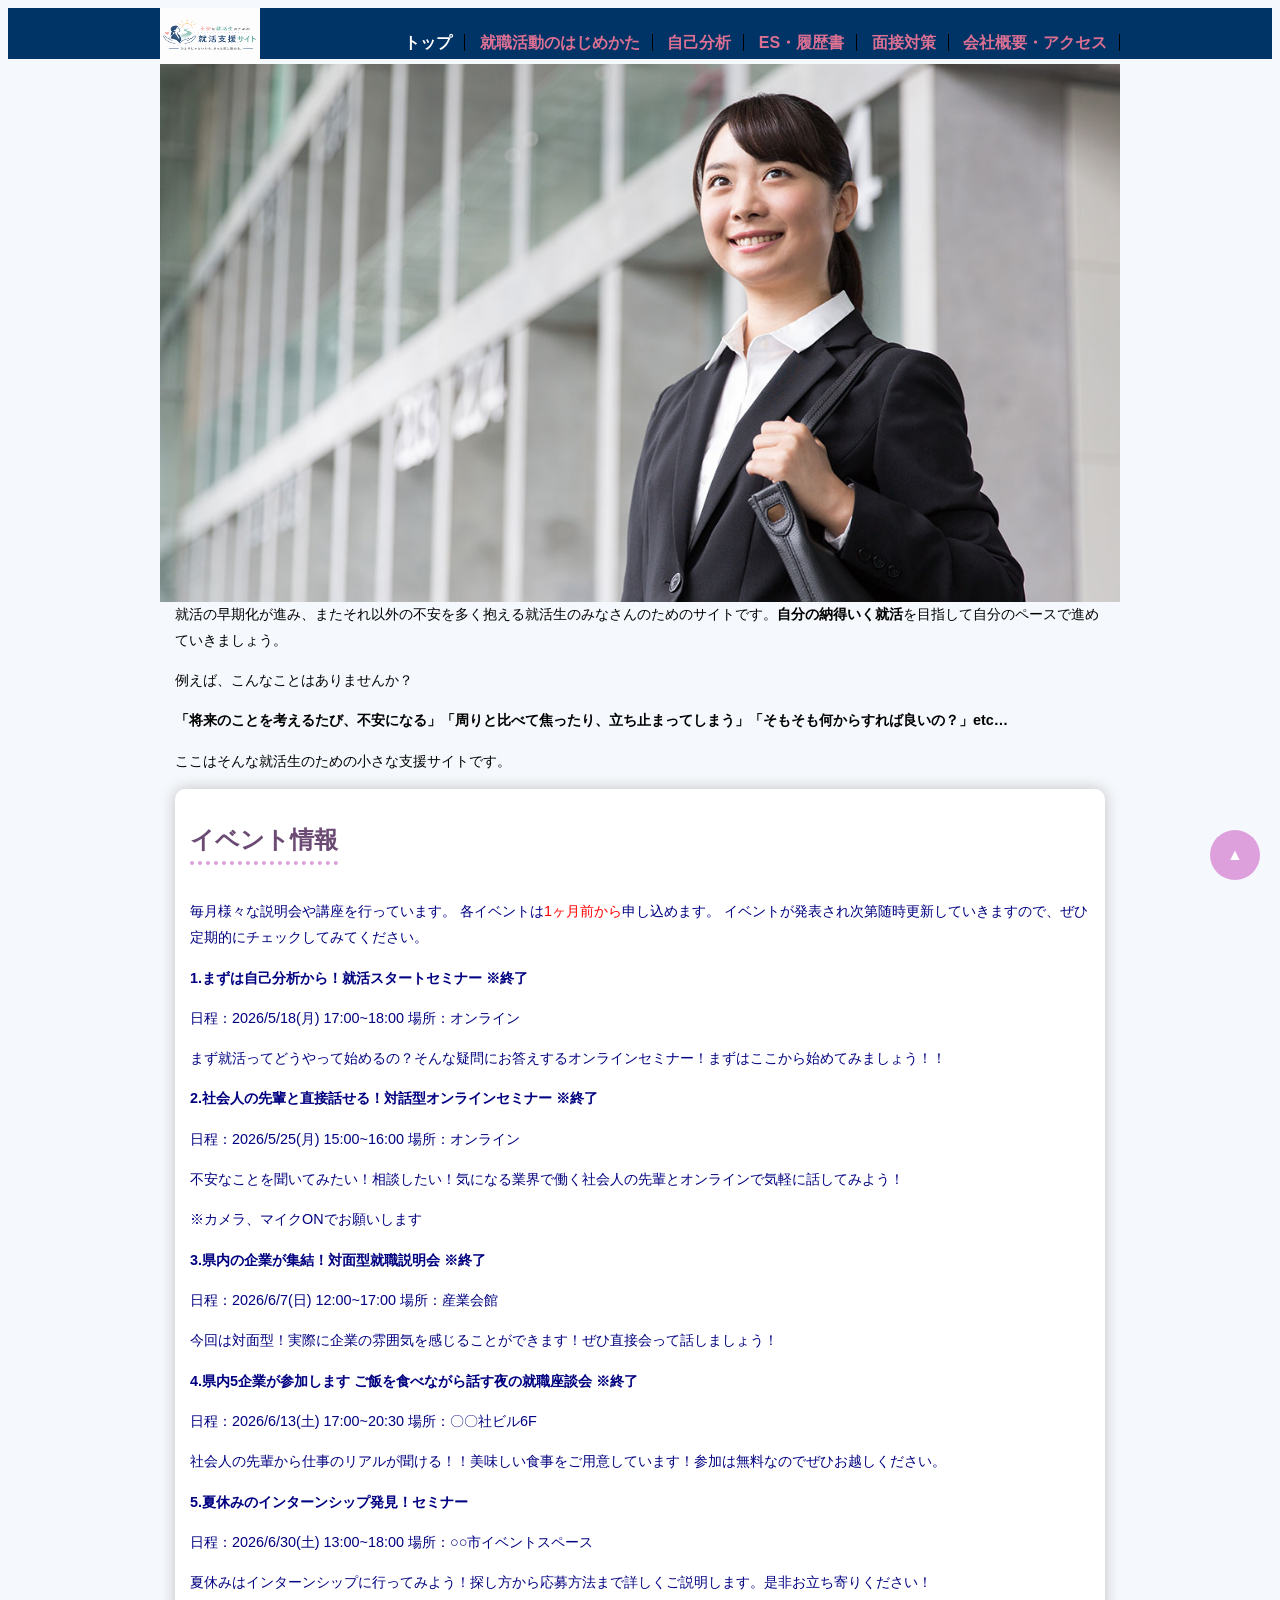
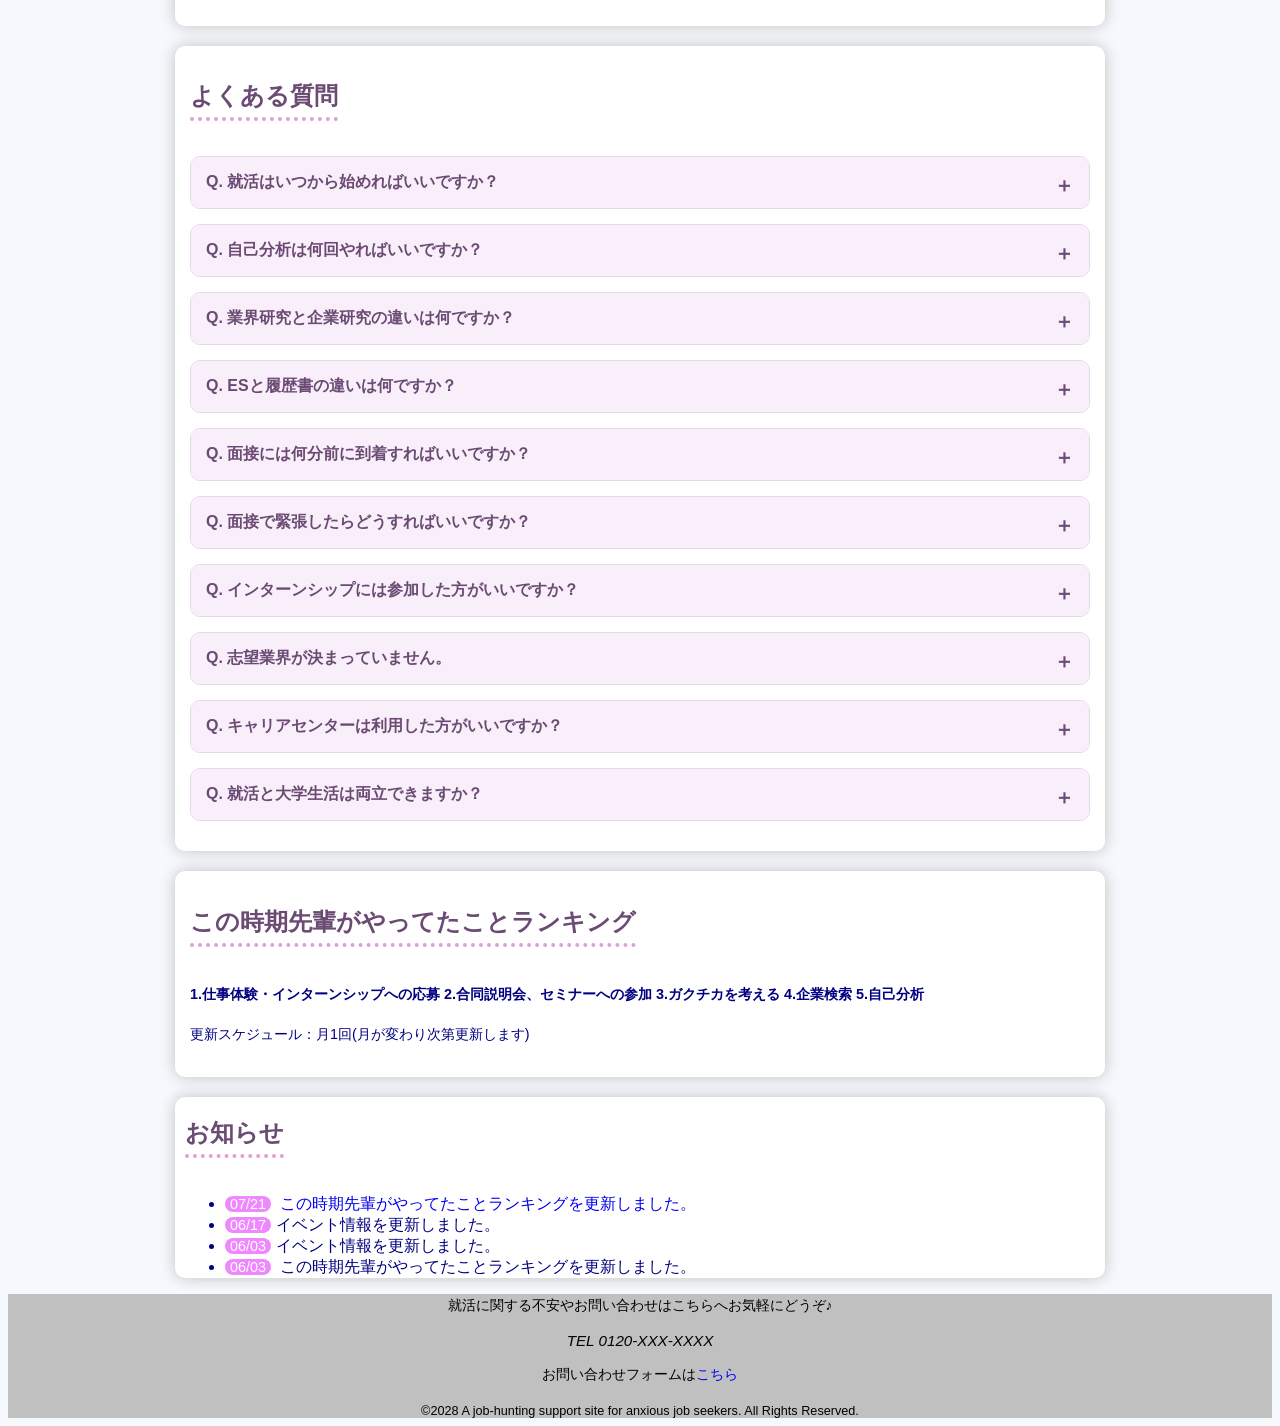
<file: index.html>
<!DOCTYPE html>
<html lang="ja">

<head>
    <meta charset="UTF-8">
    <title>トップページ:不安な就活生のための就活支援サイト</title>
    <link rel="stylesheet" href="css/mystyle.css">
    <meta name="description" content="様々な悩みを抱える就活生のための就活支援サイトです。">
    <meta name="viewport" content="width=device-width">
</head>

<body>
    <header>
        <!--トップページのロゴ画像-->
        <div class="header-in">
            <a href="index.html" id="pagetop"><img src="image/MySiteロゴ.PNG" width="100" height="56"
                    alt="不安な就活生のための就活支援サイトのロゴ"></a>
            <nav>
                <ul>
                    <li>トップ</li>
                    <li><a href="point.html">就職活動のはじめかた</a></li>
                    <li><a href="zikobunnseki.html">自己分析</a></li>
                    <li><a href="ES.rirekisyo.html">ES・履歴書</a></li>
                    <li><a href="mensetutaisaku.html">面接対策</a></li>
                    <li><a href="company.html">会社概要・アクセス</a></li>

                </ul>
            </nav>
        </div>
    </header>
    <header>
        <div class="header-in">
            <img src="image/cl05.jpg" class="main-image" alt="就活生のイメージ画像">
        </div>
    </header>
    <article>
        <p>就活の早期化が進み、またそれ以外の不安を多く抱える就活生のみなさんのためのサイトです。<strong>自分の納得いく就活</strong>を目指して自分のペースで進めていきましょう。</p>
        <p>例えば、こんなことはありませんか？</p>
        <p><strong>「将来のことを考えるたび、不安になる」「周りと比べて焦ったり、立ち止まってしまう」「そもそも何からすれば良いの？」etc…</strong></p>
        <p>ここはそんな就活生のための小さな支援サイトです。</p>
        <div class="navy">
            <section>
                <h2>イベント情報</h2>
                <p>毎月様々な説明会や講座を行っています。
                    各イベントは<span class="red">1ヶ月前から</span>申し込めます。
                    イベントが発表され次第随時更新していきますので、ぜひ定期的にチェックしてみてください。
                </p>
                <p><strong>1.まずは自己分析から！就活スタートセミナー ※終了</strong></p>
                <p>日程：2026/5/18(月) 17:00~18:00 場所：オンライン</p>
                <p>まず就活ってどうやって始めるの？そんな疑問にお答えするオンラインセミナー！まずはここから始めてみましょう！！ </p>
                <p><strong>2.社会人の先輩と直接話せる！対話型オンラインセミナー ※終了</strong></p>
                <p>日程：2026/5/25(月) 15:00~16:00 場所：オンライン</p>
                <p>不安なことを聞いてみたい！相談したい！気になる業界で働く社会人の先輩とオンラインで気軽に話してみよう！</p>
                <p>※カメラ、マイクONでお願いします</p>
                <p><strong>3.県内の企業が集結！対面型就職説明会 ※終了</strong></p>
                <p>日程：2026/6/7(日) 12:00~17:00 場所：産業会館</p>
                <p>今回は対面型！実際に企業の雰囲気を感じることができます！ぜひ直接会って話しましょう！</p>
                <p><strong>4.県内5企業が参加します ご飯を食べながら話す夜の就職座談会 ※終了</strong></p>
                <p>日程：2026/6/13(土) 17:00~20:30 場所：〇〇社ビル6F</p>
                <p>社会人の先輩から仕事のリアルが聞ける！！美味しい食事をご用意しています！参加は無料なのでぜひお越しください。</p>
                <p><strong>5.夏休みのインターンシップ発見！セミナー</strong></p>
                <p>日程：2026/6/30(土) 13:00~18:00 場所：○○市イベントスペース</p>
                <p>夏休みはインターンシップに行ってみよう！探し方から応募方法まで詳しくご説明します。是非お立ち寄りください！</p>
            </section>

            <section>
                <h2>よくある質問</h2>
                <details>
                    <summary>Q. 就活はいつから始めればいいですか？</summary>
                    <p>A. 大学3年生の春頃から始める人が多いですが、自分のペースで早めに自己分析や業界研究を始めると安心です。</p>
                </details>
                <details>
                    <summary>Q. 自己分析は何回やればいいですか？</summary>
                    <p>A. 一度だけでなく、就活を進めながら何度も見直すことをおすすめします。</p>
                </details>
                <details>
                    <summary>Q. 業界研究と企業研究の違いは何ですか？</summary>
                    <p>A. 業界研究は業界全体について調べること、企業研究は興味のある企業について詳しく調べることです。</p>
                </details>
                <details>
                    <summary>Q. ESと履歴書の違いは何ですか？</summary>
                    <p>A. 履歴書は基本情報を伝える書類、ES（エントリーシート）は企業独自の質問に答える選考書類です。</p>
                </details>
                <details>
                    <summary>Q. 面接には何分前に到着すればいいですか？</summary>
                    <p>A. 会場には10〜15分前を目安に到着すると安心です。</p>
                </details>
                <details>
                    <summary>Q. 面接で緊張したらどうすればいいですか？</summary>
                    <p>A. 深呼吸をして、焦らずゆっくり話すことを意識しましょう。緊張すること自体は珍しいことではありません。</p>
                </details>
                <details>
                    <summary>Q. インターンシップには参加した方がいいですか？</summary>
                    <p>A. 興味のある業界や企業がある場合は、仕事や職場の雰囲気を知る良い機会になるので参加をおすすめします。</p>
                </details>
                <details>
                    <summary>Q. 志望業界が決まっていません。</summary>
                    <p>A. まずは自己分析や業界研究を行い、さまざまな企業や仕事を知ることから始めましょう。</p>
                </details>
                <details>
                    <summary>Q. キャリアセンターは利用した方がいいですか？</summary>
                    <p>A. 求人情報やES添削、模擬面接などのサポートを受けられるので、積極的に活用しましょう。</p>
                </details>
                <details>
                    <summary>Q. 就活と大学生活は両立できますか？</summary>
                    <p>A. スケジュールを立てて計画的に進めれば両立は十分可能です。無理をしすぎず、自分のペースで取り組みましょう。</p>
                </details>
            </section>

            <section>
                <h2>この時期先輩がやってたことランキング</h2>
                <p><strong>1.仕事体験・インターンシップへの応募 2.合同説明会、セミナーへの参加 3.ガクチカを考える 4.企業検索 5.自己分析</strong></p>
                <p>更新スケジュール：月1回(月が変わり次第更新します)</p>
            </section>
            <section class="page">
                <h2>お知らせ</h2>
                <ul>
                    <li><time datetime="2024-07-21">07/21</time> <a href="index.html">この時期先輩がやってたことランキングを更新しました。</a></li>
                    <li><time datetime="2024-06-17">06/17</time>イベント情報を更新しました。</li>
                    <li><time datetime="2024-06-03">06/03</time>イベント情報を更新しました。</li>
                    <li><time datetime="2024-06-03">06/03</time> この時期先輩がやってたことランキングを更新しました。</li>
                </ul>
            </section>
        </div>
    </article>
    <footer>
        <p>就活に関する不安やお問い合わせはこちらへお気軽にどうぞ♪</p>
        <address>TEL 0120-XXX-XXXX</address>
        <p>お問い合わせフォームは<a href="company.html">こちら</a></p>
        <small>&copy;2028 A job-hunting support site for anxious job seekers. All Rights Reserved.</small>
    </footer>
    <a href="#" id="top-btn" style="background:plum;color:white;">▲</a>
</body>

</html>
</file>
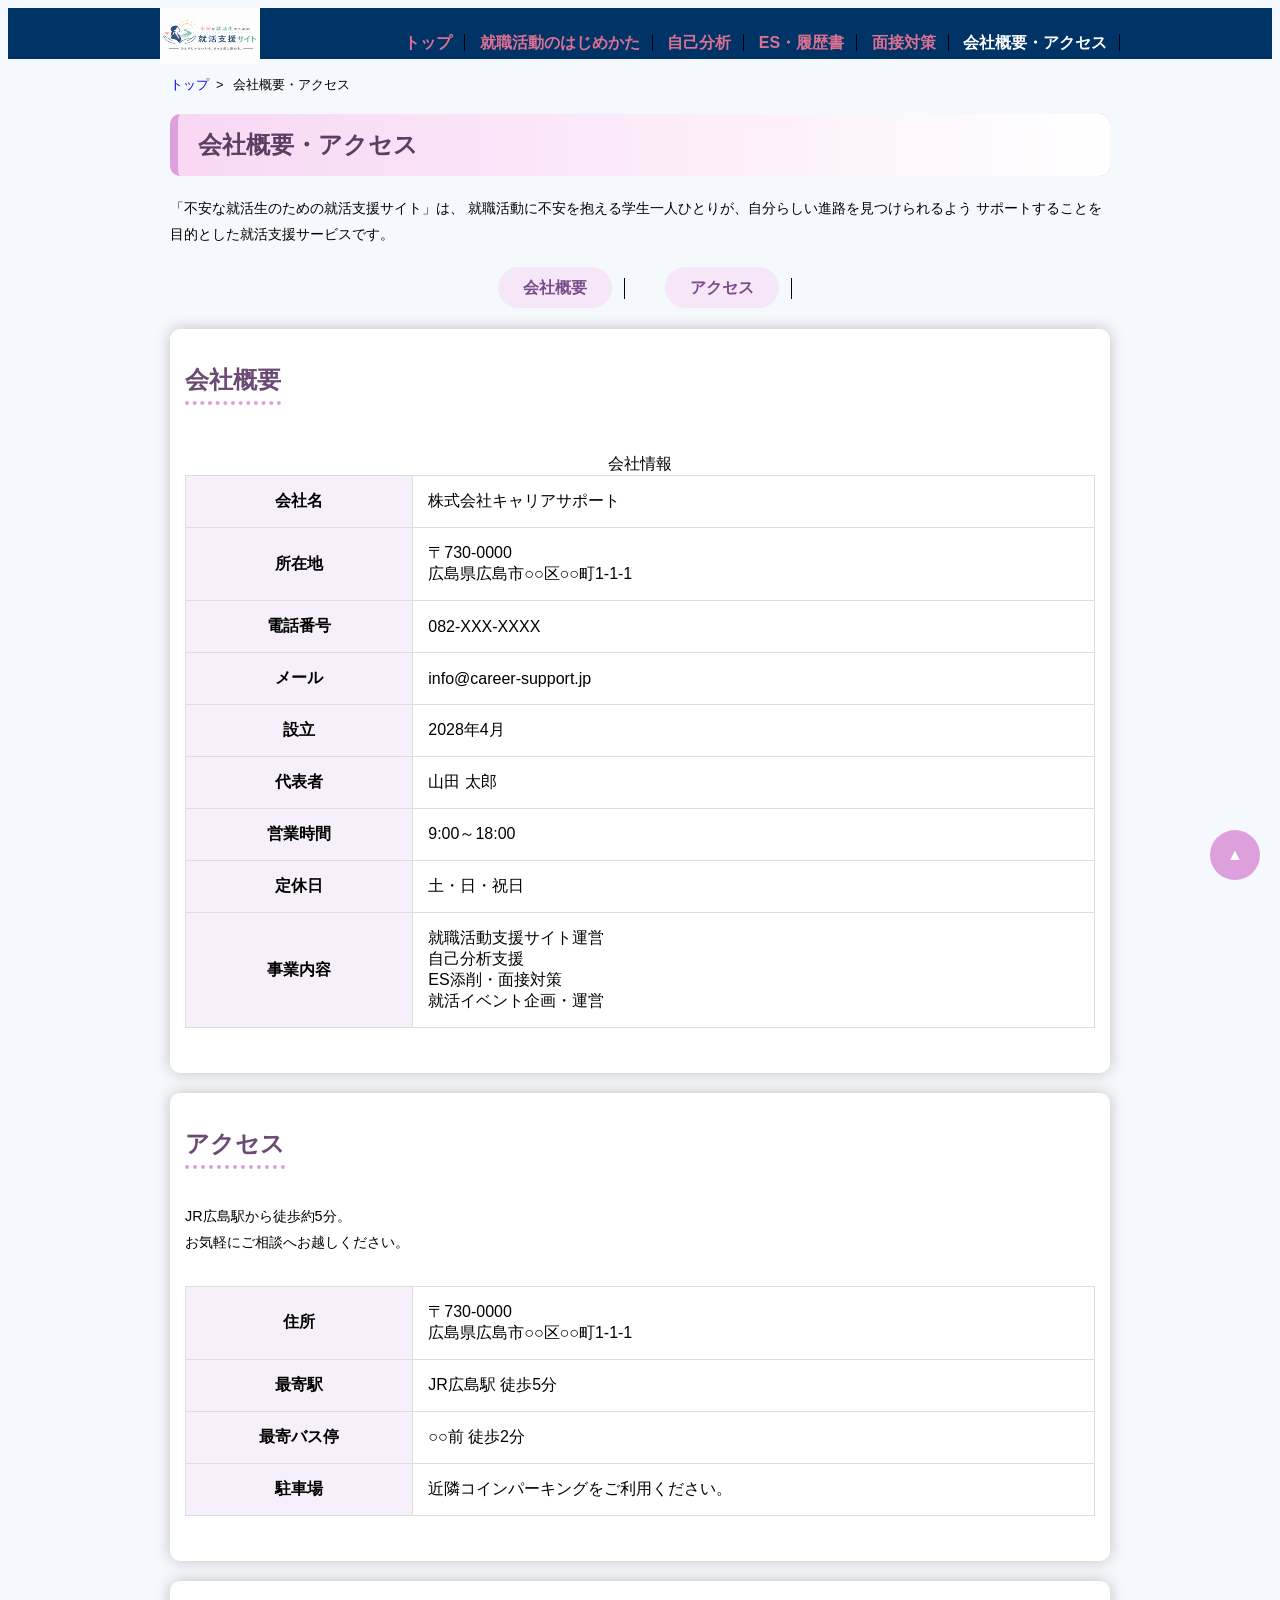
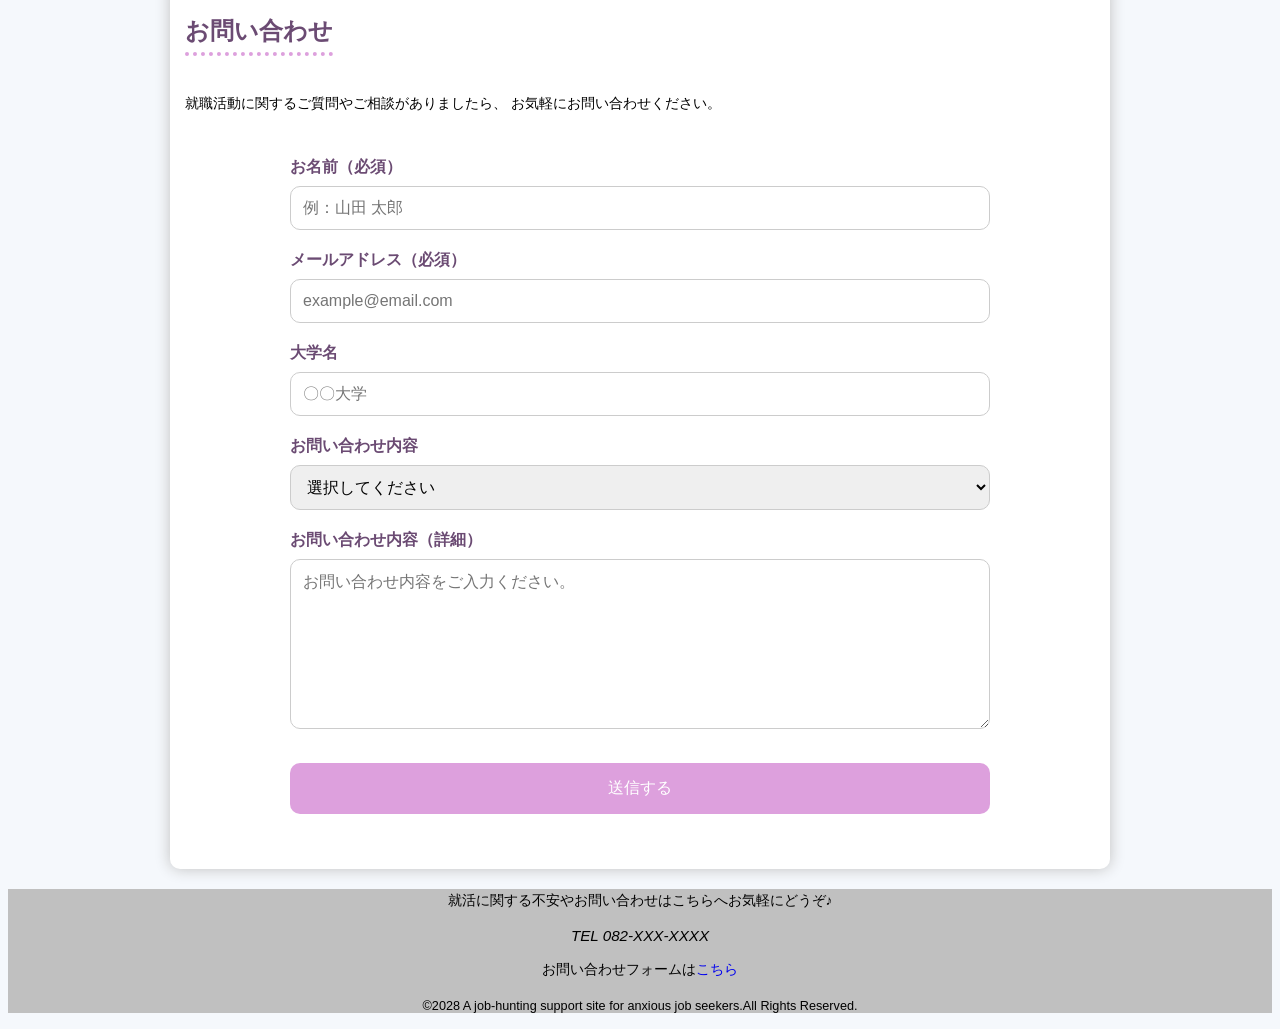
<file: company.html>
<!DOCTYPE html>
<html lang="ja">

<head>
    <meta charset="UTF-8">
    <title>会社概要・アクセス：不安な就活生のための就活支援サイト</title>
    <link rel="stylesheet" href="css/mystyle.css">
    <meta name="description" content="不安な就活生のための就活支援サイトを運営する会社の概要とアクセスをご紹介します。">
    <meta name="viewport" content="width=device-width">
</head>

<body>

    <header>
        <div class="header-in">
            <a href="index.html" id="pagetop">
                <img src="image/MySiteロゴ.PNG" width="100" height="56" alt="不安な就活生のための就活支援サイト">
            </a>

            <nav>
                <ul>
                    <li><a href="index.html">トップ</a></li>
                    <li><a href="point.html">就職活動のはじめかた</a></li>
                    <li><a href="zikobunnseki.html">自己分析</a></li>
                    <li><a href="ES.rirekisyo.html">ES・履歴書</a></li>
                    <li><a href="mensetutaisaku.html">面接対策</a></li>
                    <li>会社概要・アクセス</li>
                </ul>
            </nav>

        </div>
    </header>

    <article class="page">

        <ol>
            <li><a href="index.html">トップ</a>&nbsp;&nbsp;&gt;</li>
            <li>会社概要・アクセス</li>
        </ol>

        <h1 class="sub-h1">会社概要・アクセス</h1>

        <p>
            「不安な就活生のための就活支援サイト」は、
            就職活動に不安を抱える学生一人ひとりが、自分らしい進路を見つけられるよう
            サポートすることを目的とした就活支援サービスです。
        </p>

        <nav class="company-nav">
            <ul>
                <li><a href="#company">会社概要</a></li>
                <li><a href="#access">アクセス</a></li>
            </ul>
        </nav>

        <section id="company">

            <h2>会社概要</h2>

            <table class="company-table">

                <caption>会社情報</caption>

                <tr>
                    <th>会社名</th>
                    <td>株式会社キャリアサポート</td>
                </tr>

                <tr>
                    <th>所在地</th>
                    <td>〒730-0000<br>
                        広島県広島市○○区○○町1-1-1</td>
                </tr>

                <tr>
                    <th>電話番号</th>
                    <td>082-XXX-XXXX</td>
                </tr>

                <tr>
                    <th>メール</th>
                    <td>info@career-support.jp</td>
                </tr>

                <tr>
                    <th>設立</th>
                    <td>2028年4月</td>
                </tr>

                <tr>
                    <th>代表者</th>
                    <td>山田 太郎</td>
                </tr>

                <tr>
                    <th>営業時間</th>
                    <td>9:00～18:00</td>
                </tr>

                <tr>
                    <th>定休日</th>
                    <td>土・日・祝日</td>
                </tr>

                <tr>
                    <th>事業内容</th>
                    <td>
                        就職活動支援サイト運営<br>
                        自己分析支援<br>
                        ES添削・面接対策<br>
                        就活イベント企画・運営
                    </td>
                </tr>

            </table>


        </section>

        <section id="access">

            <h2>アクセス</h2>

            <p>
                JR広島駅から徒歩約5分。<br>
                お気軽にご相談へお越しください。
            </p>

            <table class="company-table">

                <tr>
                    <th>住所</th>
                    <td>〒730-0000<br>
                        広島県広島市○○区○○町1-1-1</td>
                </tr>

                <tr>
                    <th>最寄駅</th>
                    <td>JR広島駅 徒歩5分</td>
                </tr>

                <tr>
                    <th>最寄バス停</th>
                    <td>○○前 徒歩2分</td>
                </tr>

                <tr>
                    <th>駐車場</th>
                    <td>近隣コインパーキングをご利用ください。</td>
                </tr>

            </table>

        </section>
        <section>
            <h2>お問い合わせ</h2>
            <p>
                就職活動に関するご質問やご相談がありましたら、
                お気軽にお問い合わせください。
            </p>

<form action="thanks.html">

    <label>お名前（必須）</label>
    <input type="text" name="name" placeholder="例：山田 太郎" required>

    <label>メールアドレス（必須）</label>
    <input type="email" name="email" placeholder="example@email.com" required>

    <label>大学名</label>
    <input type="text" name="university" placeholder="〇〇大学">

    <label>お問い合わせ内容</label>
    <select name="category">
        <option>選択してください</option>
        <option>就活について</option>
        <option>自己分析について</option>
        <option>ES・履歴書について</option>
        <option>面接について</option>
        <option>イベントについて</option>
        <option>その他</option>
    </select>

    <label>お問い合わせ内容（詳細）</label>
    <textarea name="message" rows="8" placeholder="お問い合わせ内容をご入力ください。"></textarea>

    <input type="submit" value="送信する">

</form>        </section>

    </article>

    <footer>

        <p>
            就活に関する不安やお問い合わせはこちらへお気軽にどうぞ♪
        </p>

        <address>
            TEL 082-XXX-XXXX
        </address>
        <p>お問い合わせフォームは<a href="company.html">こちら</a></p>

        <small>
            &copy;2028 A job-hunting support site for anxious job seekers.All Rights Reserved.
        </small>




    </footer>

    <a href="#" id="top-btn">▲</a>

</body>

</html>
</file>
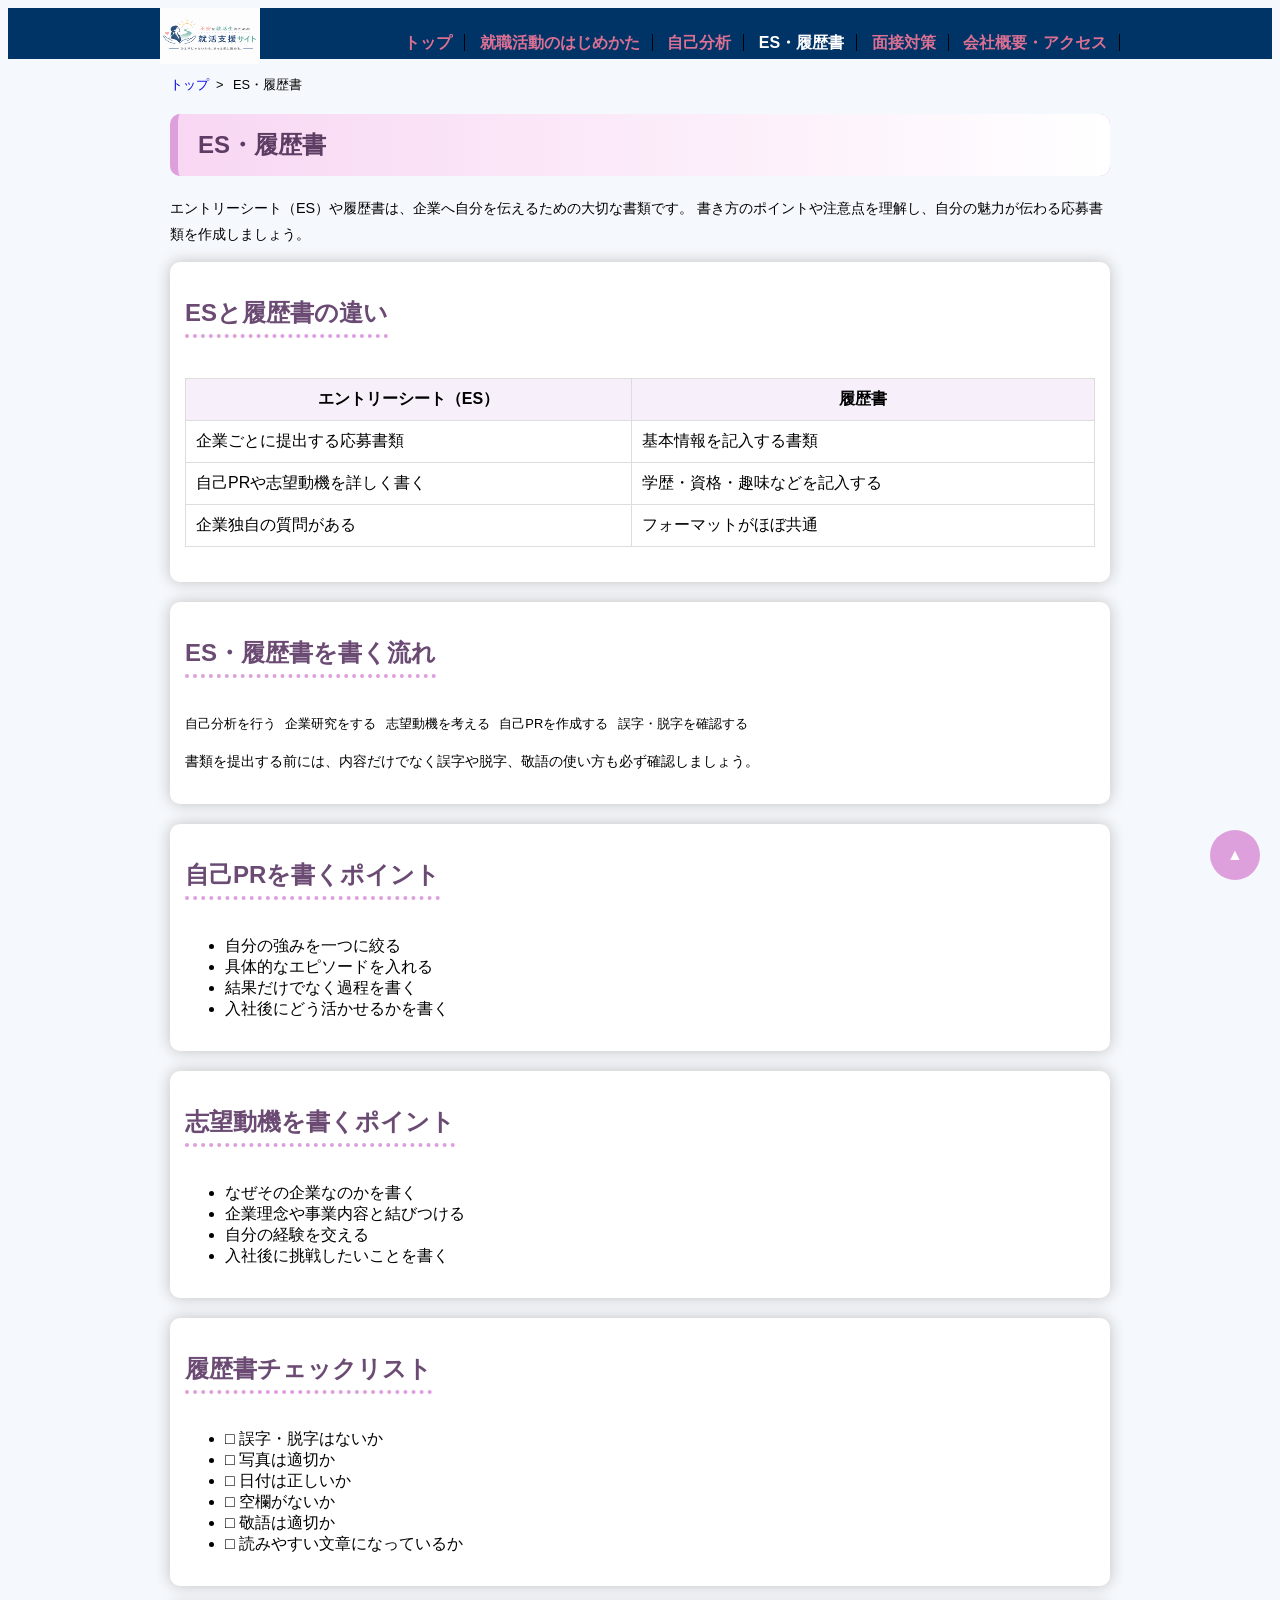
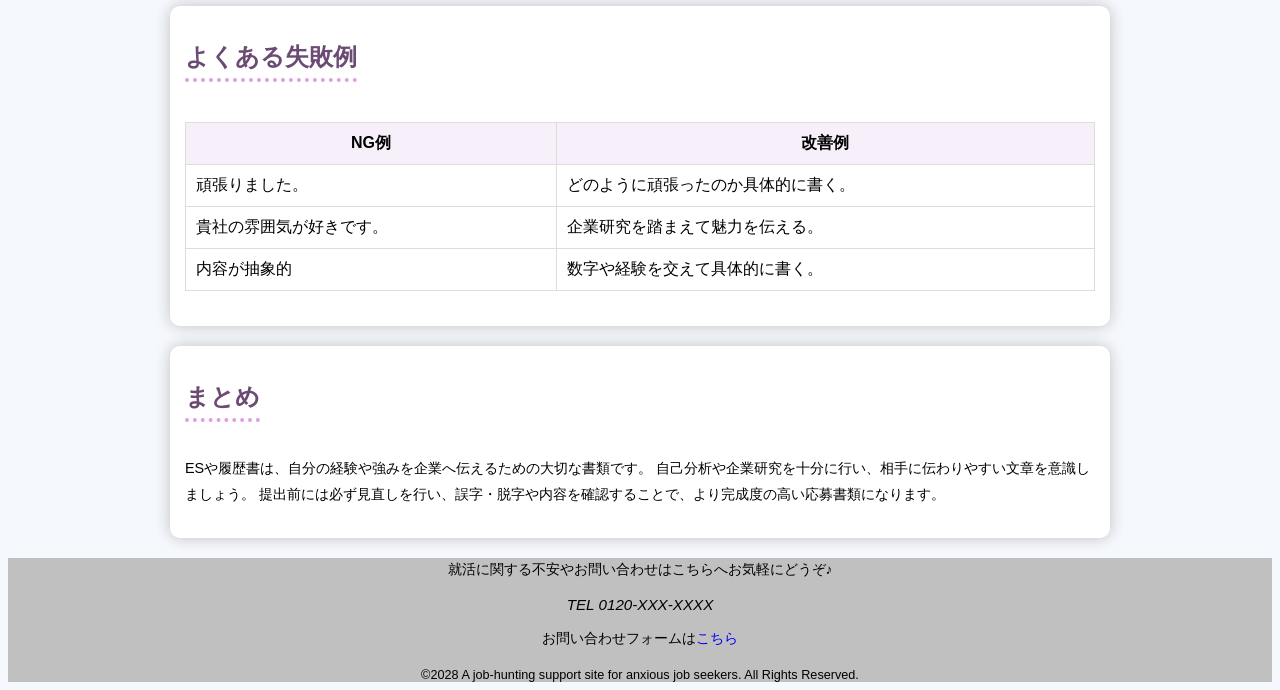
<file: ES.rirekisyo.html>
<!DOCTYPE html>
<html lang="ja">

<head>
    <meta charset="UTF-8">
    <title>ES・履歴書：不安な就活生のための就活支援サイト</title>
    <link rel="stylesheet" href="css/mystyle.css">
    <meta name="description" content="エントリーシート・履歴書の対策ページです。実際に作成するにあたって大事にしていきたいポイントを掲載しています。">
    <meta name="viewport" content="width=device-width">
</head>

<body>
    <header>
            <div class="header-in">
                <a href="index.html" id="pagetop"><img src="image/MySiteロゴ.PNG" width="100" height="56"
                        alt="不安な就活生のための就活支援サイト"></a>
                <nav>
                    <ul>
                        <li><a href="index.html">トップ</a></li>
                        <li><a href="point.html">就職活動のはじめかた</a></li>
                        <li><a href="zikobunnseki.html">自己分析</a></li>
                        <li>ES・履歴書</li>
                        <li><a href="mensetutaisaku.html">面接対策</a></li>
                        <li><a href="company.html">会社概要・アクセス</a></li>
                    </ul>
                </nav>
            </div>
     </header>
        <article class="page">
        <ol>
            <li><a href="index.html">トップ</a>&nbsp;&nbsp;&gt;</li>
            <li>ES・履歴書</li>
        </ol>

        <h1 class="sub-h1">ES・履歴書</h1>

        <p>
            エントリーシート（ES）や履歴書は、企業へ自分を伝えるための大切な書類です。
            書き方のポイントや注意点を理解し、自分の魅力が伝わる応募書類を作成しましょう。
        </p>

        <section>

            <h2>ESと履歴書の違い</h2>

            <table>

                <tr>
                    <th>エントリーシート（ES）</th>
                    <th>履歴書</th>
                </tr>

                <tr>
                    <td>企業ごとに提出する応募書類</td>
                    <td>基本情報を記入する書類</td>
                </tr>

                <tr>
                    <td>自己PRや志望動機を詳しく書く</td>
                    <td>学歴・資格・趣味などを記入する</td>
                </tr>

                <tr>
                    <td>企業独自の質問がある</td>
                    <td>フォーマットがほぼ共通</td>
                </tr>

            </table>

        </section>

        <section>

            <h2>ES・履歴書を書く流れ</h2>

            <ol>

                <li>自己分析を行う</li>

                <li>企業研究をする</li>

                <li>志望動機を考える</li>

                <li>自己PRを作成する</li>

                <li>誤字・脱字を確認する</li>

            </ol>

            <p>
                書類を提出する前には、内容だけでなく誤字や脱字、敬語の使い方も必ず確認しましょう。
            </p>

        </section>

        <section>

            <h2>自己PRを書くポイント</h2>

            <ul>

                <li>自分の強みを一つに絞る</li>

                <li>具体的なエピソードを入れる</li>

                <li>結果だけでなく過程を書く</li>

                <li>入社後にどう活かせるかを書く</li>

            </ul>

        </section>

        <section>

            <h2>志望動機を書くポイント</h2>

            <ul>

                <li>なぜその企業なのかを書く</li>

                <li>企業理念や事業内容と結びつける</li>

                <li>自分の経験を交える</li>

                <li>入社後に挑戦したいことを書く</li>

            </ul>

        </section>

        <section>

            <h2>履歴書チェックリスト</h2>

            <ul>

                <li>□ 誤字・脱字はないか</li>

                <li>□ 写真は適切か</li>

                <li>□ 日付は正しいか</li>

                <li>□ 空欄がないか</li>

                <li>□ 敬語は適切か</li>

                <li>□ 読みやすい文章になっているか</li>

            </ul>

        </section>

        <section>

            <h2>よくある失敗例</h2>

            <table>

                <tr>
                    <th>NG例</th>
                    <th>改善例</th>
                </tr>

                <tr>
                    <td>頑張りました。</td>
                    <td>どのように頑張ったのか具体的に書く。</td>
                </tr>

                <tr>
                    <td>貴社の雰囲気が好きです。</td>
                    <td>企業研究を踏まえて魅力を伝える。</td>
                </tr>

                <tr>
                    <td>内容が抽象的</td>
                    <td>数字や経験を交えて具体的に書く。</td>
                </tr>

            </table>

        </section>

        <section>

            <h2>まとめ</h2>

            <p>
                ESや履歴書は、自分の経験や強みを企業へ伝えるための大切な書類です。
                自己分析や企業研究を十分に行い、相手に伝わりやすい文章を意識しましょう。
                提出前には必ず見直しを行い、誤字・脱字や内容を確認することで、より完成度の高い応募書類になります。
            </p>

        </section>

    </article>
    <footer>
        <p>就活に関する不安やお問い合わせはこちらへお気軽にどうぞ♪</p>
        <address>TEL 0120-XXX-XXXX</address>
        <p>お問い合わせフォームは<a href="company.html">こちら</a></p>
        <small>&copy;2028 A job-hunting support site for anxious job seekers. All Rights Reserved.</small>
    </footer>
    <a href="#" id="top-btn" style="background:plum;color:white;">▲</a>
</body>

</html>
</file>
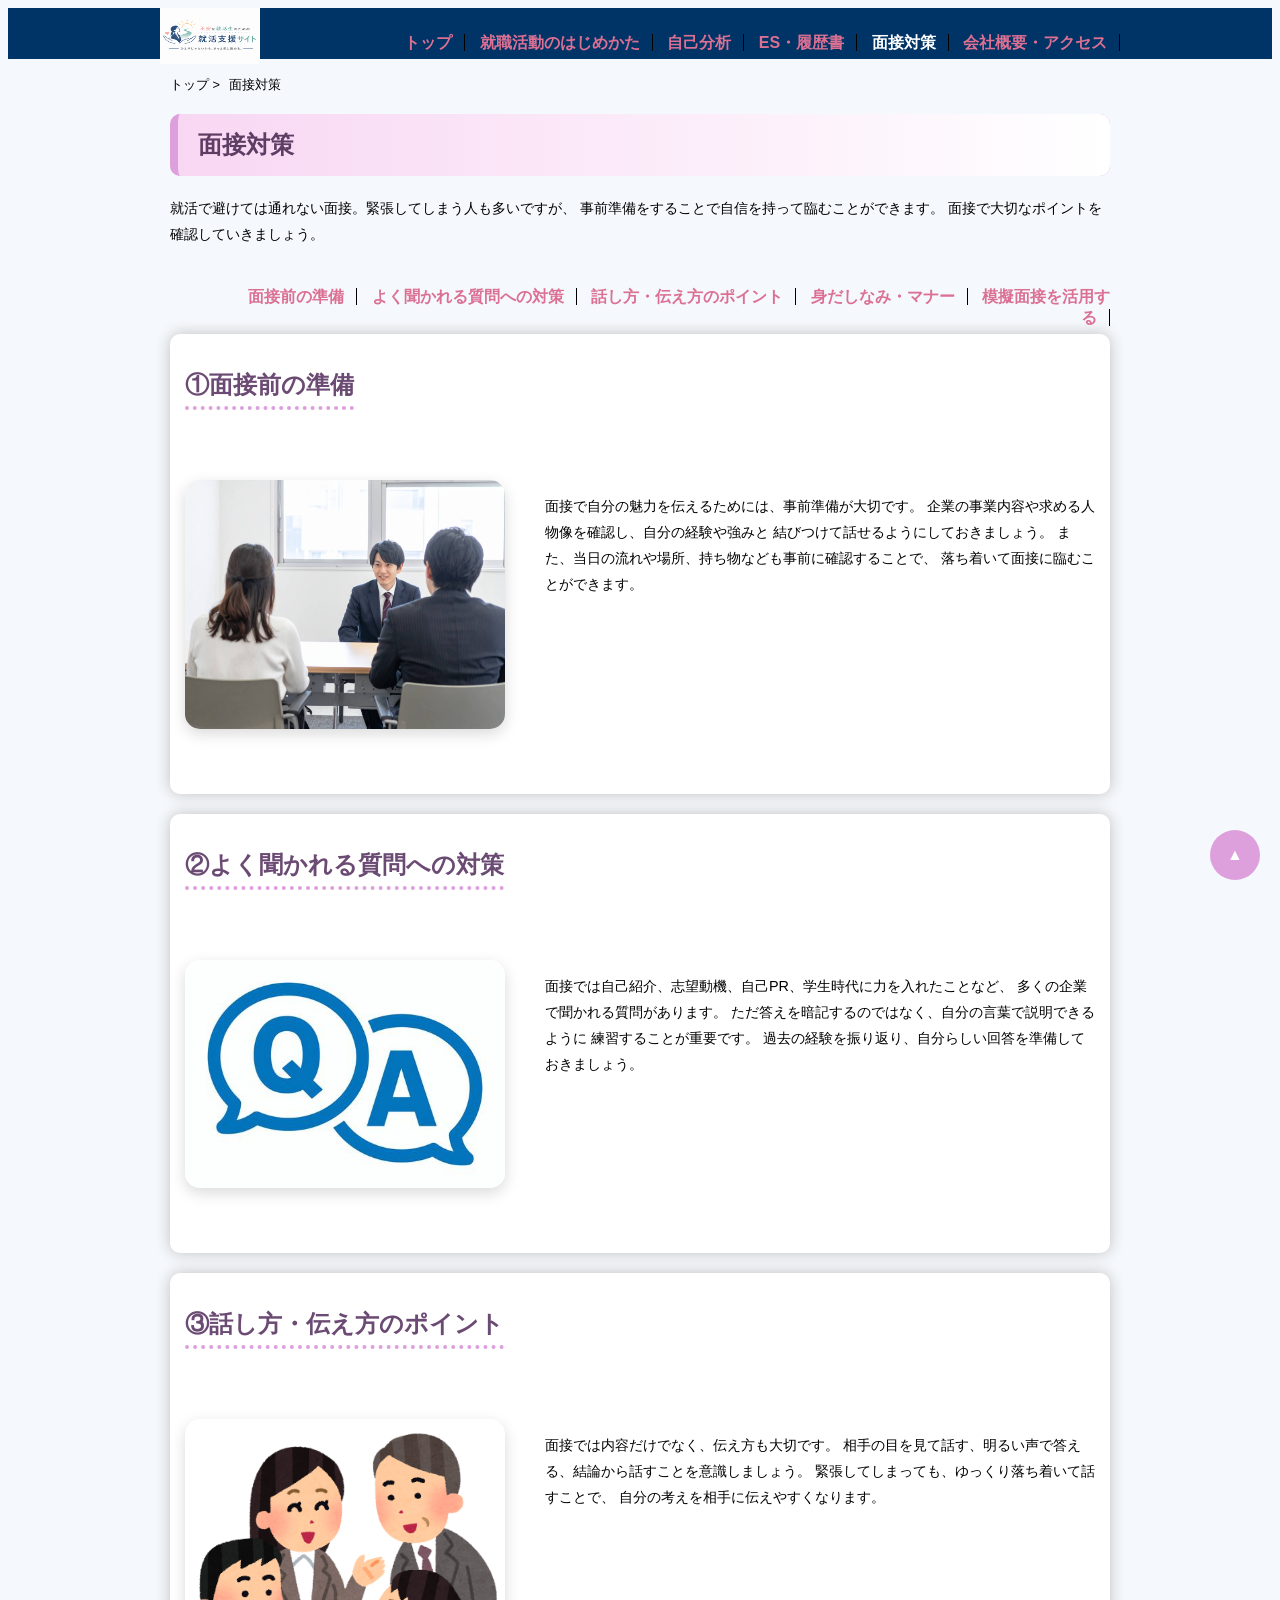
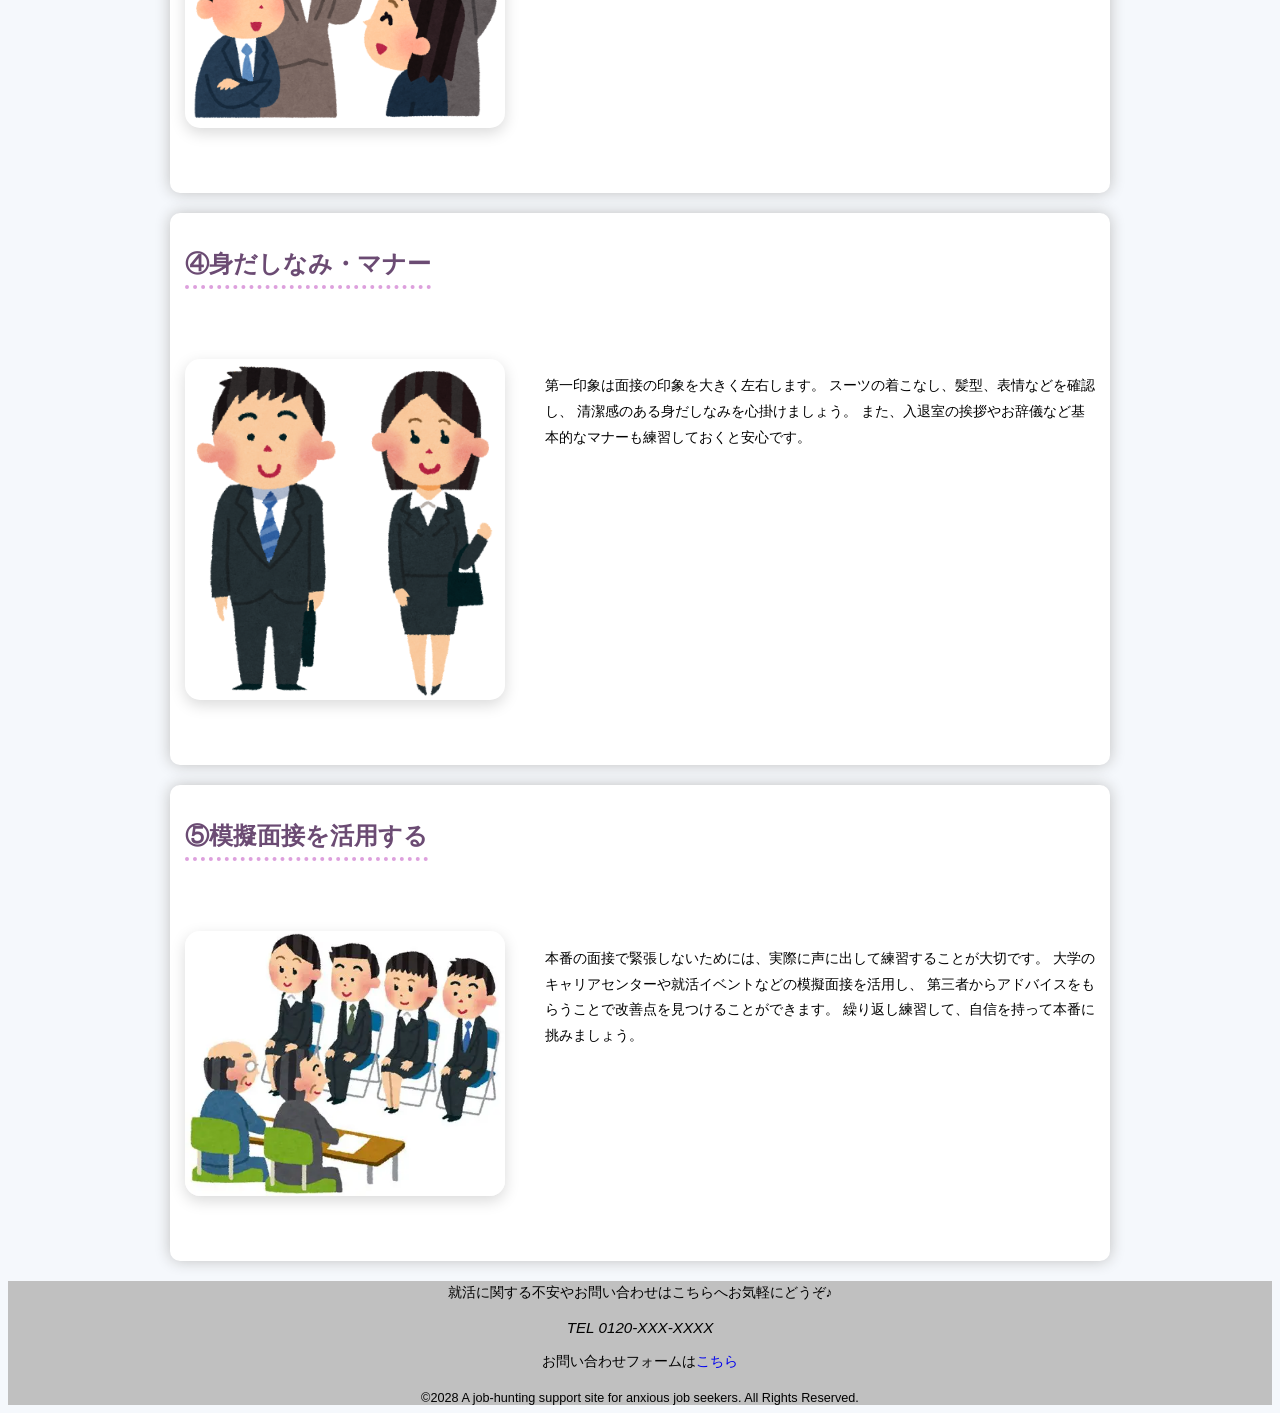
<file: mensetutaisaku.html>
<!DOCTYPE html>
<html lang="ja">

<head>
    <meta charset="UTF-8">
    <title>面接対策：不安な就活生のための就活支援サイト</title>
    <link rel="stylesheet" href="css/mystyle.css">
    <meta name="description" content="面接対策のページです。面接前の準備、よく聞かれる質問、話し方やマナー、模擬面接など、就活の面接で大切なポイントを説明しています。">
    <meta name="viewport" content="width=device-width">
</head>

<body>

    <header>
        <div class="header-in">
            <a href="index.html" id="pagetop">
                <img src="image/MySiteロゴ.PNG" width="100" height="56" alt="不安な就活生のための就活支援サイト">
            </a>

            <nav>
                <ul>
                    <li><a href="index.html">トップ</a></li>
                    <li><a href="point.html">就職活動のはじめかた</a></li>
                    <li><a href="zikobunnseki.html">自己分析</a></li>
                    <li><a href="ES.rirekisyo.html">ES・履歴書</a></li>
                    <li>面接対策</li>
                    <li><a href="company.html">会社概要・アクセス</a></li>

                </ul>
            </nav>
        </div>
    </header>


    <article class="page">

        <ol>
            <li>トップ&nbsp;&gt;</li>
            <li>面接対策</li>
        </ol>


        <h1 class="sub-h1">面接対策</h1>

        <p>
            就活で避けては通れない面接。緊張してしまう人も多いですが、
            事前準備をすることで自信を持って臨むことができます。
            面接で大切なポイントを確認していきましょう。
        </p>


        <nav class="point-list">
                <ul>
                    <li><a href="#point1">面接前の準備</a></li>
                    <li><a href="#point2">よく聞かれる質問への対策</a></li>
                    <li><a href="#point3">話し方・伝え方のポイント</a></li>
                    <li><a href="#point4">身だしなみ・マナー</a></li>
                    <li><a href="#point5">模擬面接を活用する</a></li>
                </ul>
        </nav>



        <section>

            <h2><a id="point1">①面接前の準備</a></h2>
            <div class="point-box">
                <img src="image/面接準備.jpg" width="300" height="200" alt="面接準備をしている様子" class="point-img">

                <p>
                    面接で自分の魅力を伝えるためには、事前準備が大切です。
                    企業の事業内容や求める人物像を確認し、自分の経験や強みと
                    結びつけて話せるようにしておきましょう。
                    また、当日の流れや場所、持ち物なども事前に確認することで、
                    落ち着いて面接に臨むことができます。
                </p>
            </div>
        </section>



        <section>

            <h2><a id="point2">②よく聞かれる質問への対策</a></h2>
            <div class="point-box">
                <img src="image/質問対策.jpg" width="300" height="200" alt="質問対策をしている様子" class="point-img">

                <p>
                    面接では自己紹介、志望動機、自己PR、学生時代に力を入れたことなど、
                    多くの企業で聞かれる質問があります。
                    ただ答えを暗記するのではなく、自分の言葉で説明できるように
                    練習することが重要です。
                    過去の経験を振り返り、自分らしい回答を準備しておきましょう。
                </p>
            </div>
        </section>




        <section>

            <h2><a id="point3">③話し方・伝え方のポイント</a></h2>
            <div class="point-box">
                <img src="image/話し方.jpg" width="300" height="200" alt="面接で話している様子" class="point-img">

                <p>
                    面接では内容だけでなく、伝え方も大切です。
                    相手の目を見て話す、明るい声で答える、結論から話すことを意識しましょう。
                    緊張してしまっても、ゆっくり落ち着いて話すことで、
                    自分の考えを相手に伝えやすくなります。
                </p>
            </div>
        </section>




        <section>

            <h2><a id="point4">④身だしなみ・マナー</a></h2>
            <div class="point-box">
                <img src="image/面接マナー.jpg" width="300" height="200" alt="面接時の身だしなみ" class="point-img">

                <p>
                    第一印象は面接の印象を大きく左右します。
                    スーツの着こなし、髪型、表情などを確認し、
                    清潔感のある身だしなみを心掛けましょう。
                    また、入退室の挨拶やお辞儀など基本的なマナーも練習しておくと安心です。
                </p>
            </div>
        </section>




        <section>

            <h2><a id="point5">⑤模擬面接を活用する</a></h2>
            <div class="point-box">
                <img src="image/模擬面接.jpg" width="300" height="200" alt="模擬面接の様子" class="point-img">

                <p>
                    本番の面接で緊張しないためには、実際に声に出して練習することが大切です。
                    大学のキャリアセンターや就活イベントなどの模擬面接を活用し、
                    第三者からアドバイスをもらうことで改善点を見つけることができます。
                    繰り返し練習して、自信を持って本番に挑みましょう。
                </p>
            </div>
        </section>


    </article>



<footer>
<p>就活に関する不安やお問い合わせはこちらへお気軽にどうぞ♪</p>
<address>TEL 0120-XXX-XXXX</address>
<p>お問い合わせフォームは<a href="company.html">こちら</a></p>
<small>&copy;2028 A job-hunting support site for anxious job seekers. All Rights Reserved.</small>
</footer>

<a href="#" id="top-btn" style="background:plum;color:white;">▲</a>

</body>

</html>
</file>
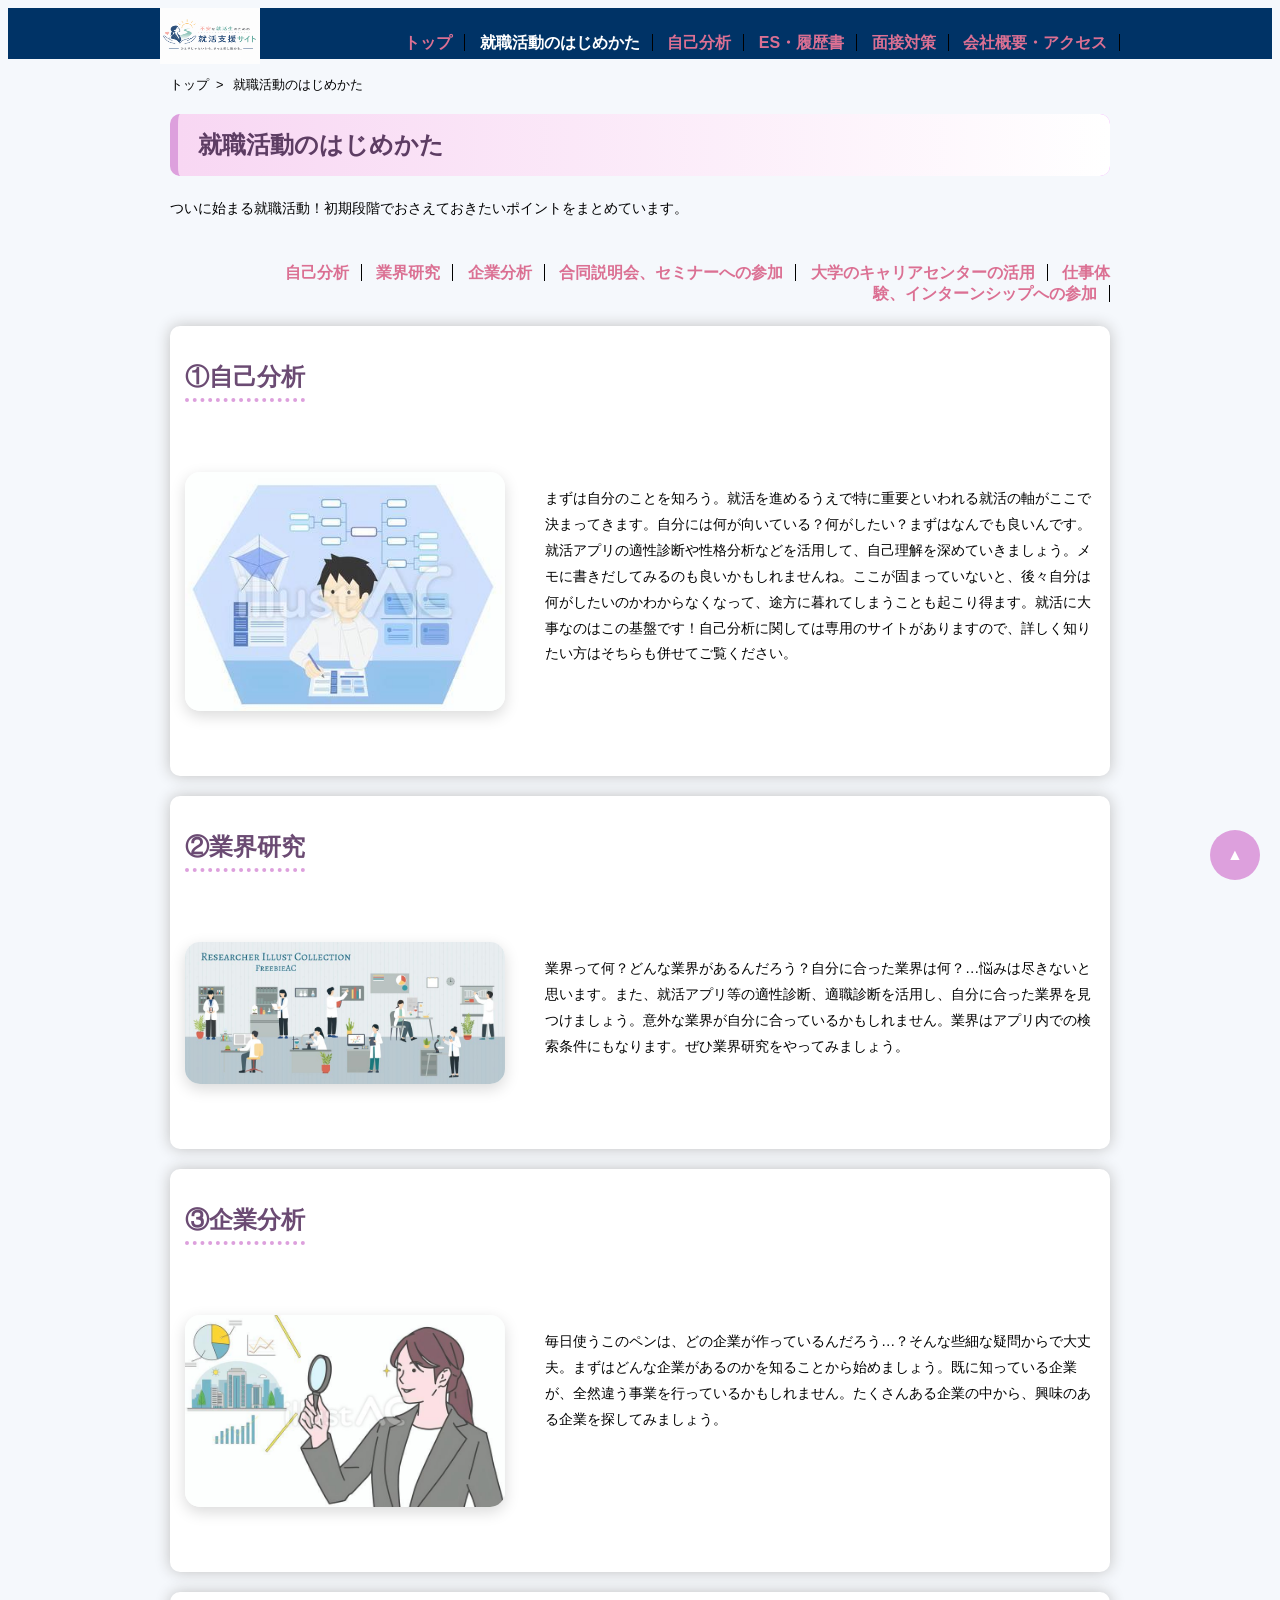
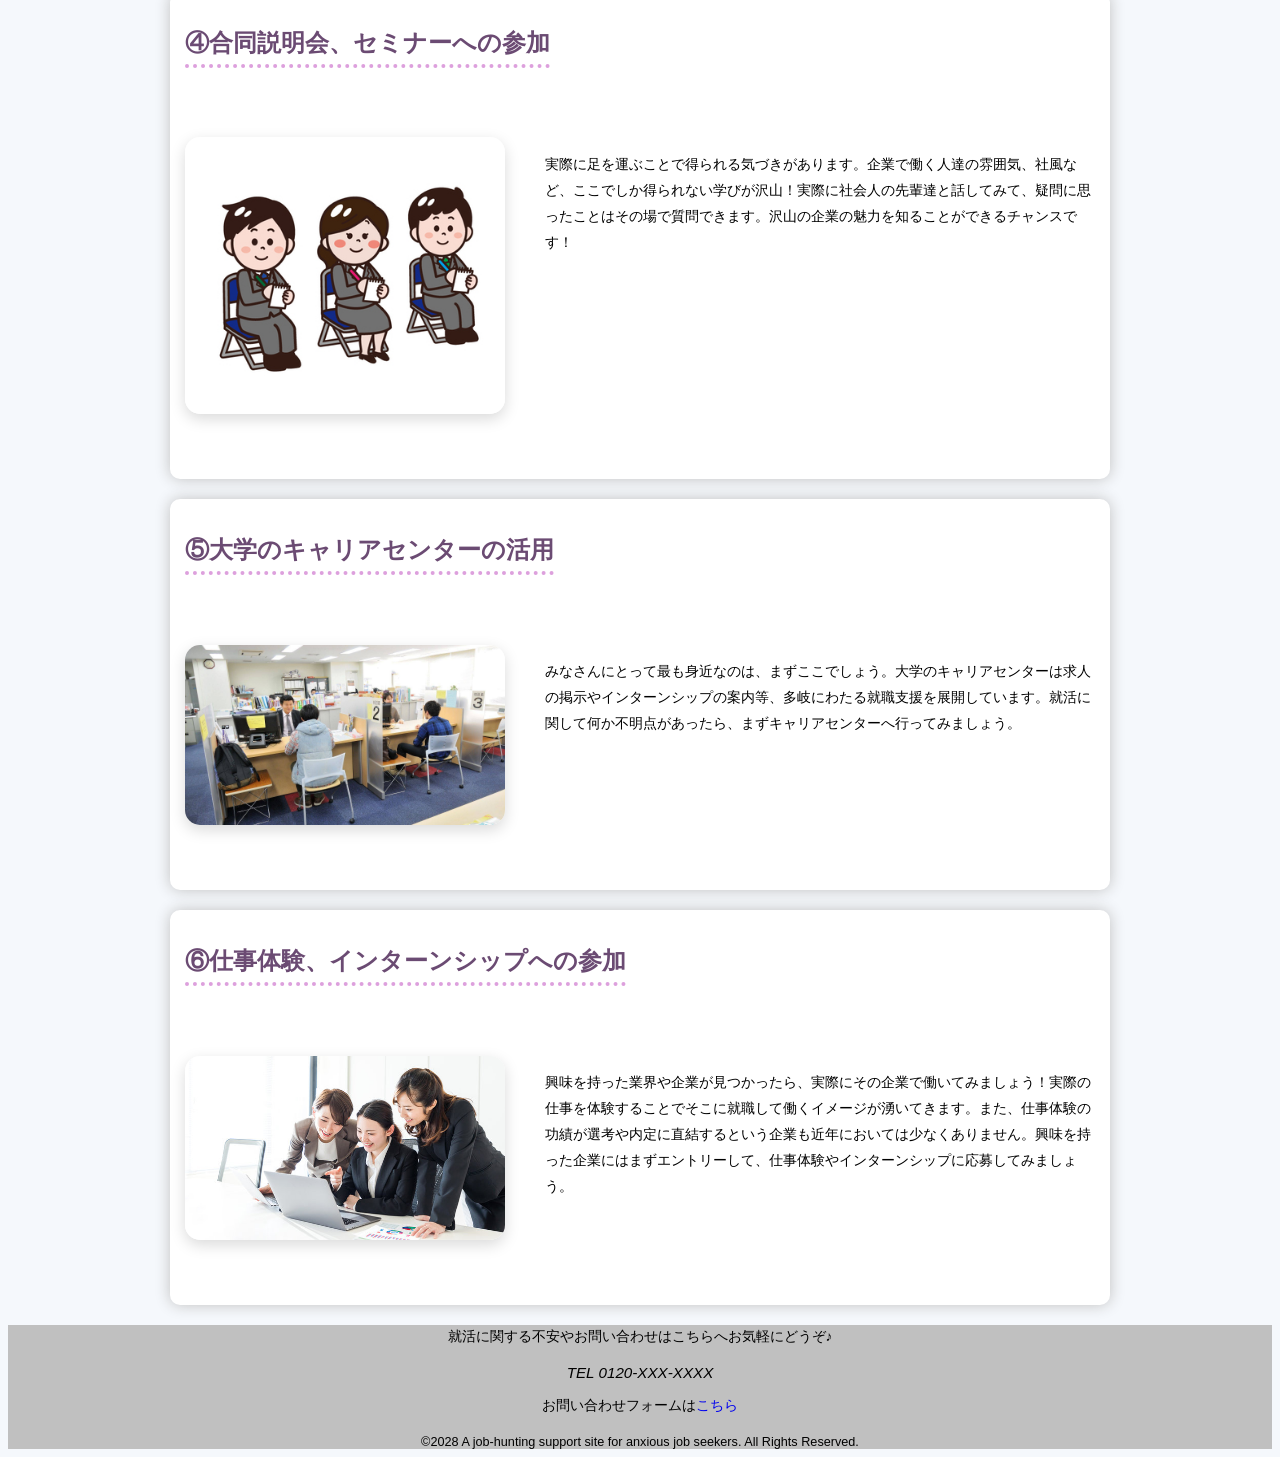
<file: point.html>
<!DOCTYPE html>
<html lang="ja">

<head>
    <meta charset="UTF-8">
    <title>就職活動のはじめかた：不安な就活生のための就活支援サイト</title>
    <link rel="stylesheet" href="css/mystyle.css">
    <meta name="description"
        content="就職活動のはじめかたのページです。自己分析、業界研究、企業分析、合同説明会やセミナーへの参加、大学のキャリアセンターの活用、仕事体験やインターンシップへの参加など、就職活動をはじめる際に知っておきたいポイントを説明しています。">
    <meta name="viewport" content="width=device-width">
</head>

<body>
    <header>
        <div class="header-in">
            <a href="index.html" id="pagetop"><img src="image/MySiteロゴ.PNG" width="100" height="56"
                    alt="不安な就活生のための就活支援サイト"></a>
            <nav>
                <ul>
                    <li><a href="index.html">トップ</a></li>
                    <li>就職活動のはじめかた</li>
                    <li><a href="zikobunnseki.html">自己分析</a></li>
                    <li><a href="ES.rirekisyo.html">ES・履歴書</a></li>
                    <li><a href="mensetutaisaku.html">面接対策</a></li>
                    <li><a href="company.html">会社概要・アクセス</a></li>

                </ul>
            </nav>
        </div>
    </header>
    <article class="page">
        <ol>
            <li>トップ&nbsp&nbsp;&gt;</li>
            <li>就職活動のはじめかた</li>
        </ol>
        <h1 class="sub-h1">就職活動のはじめかた</h1>
        <p>ついに始まる就職活動！初期段階でおさえておきたいポイントをまとめています。</p>
        <ul class="point-list">
            <nav>
                <ul>
                    <li><a href="#point1">自己分析</a></li>
                    <li><a href="#point2">業界研究</a></li>
                    <li><a href="#point3">企業分析</a></li>
                    <li><a href="#point4">合同説明会、セミナーへの参加</a></li>
                    <li><a href="#point5">大学のキャリアセンターの活用</a></li>
                    <li><a href="#point5">仕事体験、インターンシップへの参加</a></li>
                </ul>
            </nav>
        </ul>
        <section>
            <h2><a id="point1">①自己分析</a></h2>
            <div class="point-box">
                <img src="image/自己分析をしている画像.jpg" width="300" height="200" alt="明るい部屋の写真" class="point-img">
                <p>まずは自分のことを知ろう。就活を進めるうえで特に重要といわれる就活の軸がここで決まってきます。自分には何が向いている？何がしたい？まずはなんでも良いんです。就活アプリの適性診断や性格分析などを活用して、自己理解を深めていきましょう。メモに書きだしてみるのも良いかもしれませんね。ここが固まっていないと、後々自分は何がしたいのかわからなくなって、途方に暮れてしまうことも起こり得ます。就活に大事なのはこの基盤です！自己分析に関しては専用のサイトがありますので、詳しく知りたい方はそちらも併せてご覧ください。
                </p>
            </div>
        </section>
        <section>
            <h2><a id="point2">②業界研究</a></h2>
            <div class="point-box">
                <img src="image/業界研究の過程.jpg" width="300" height="200" alt="業界研究の過程" class="point-img">
                <p>業界って何？どんな業界があるんだろう？自分に合った業界は何？…悩みは尽きないと思います。また、就活アプリ等の適性診断、適職診断を活用し、自分に合った業界を見つけましょう。意外な業界が自分に合っているかもしれません。業界はアプリ内での検索条件にもなります。ぜひ業界研究をやってみましょう。
                </p>
            </div>
        </section>
        <section>
            <h2><a id="point3">③企業分析</a></h2>
            <div class="point-box">
                <img src="image/企業分析の過程.jpeg" width="300" height="200" alt="企業分析の過程" class="point-img">
                <p>毎日使うこのペンは、どの企業が作っているんだろう…？そんな些細な疑問からで大丈夫。まずはどんな企業があるのかを知ることから始めましょう。既に知っている企業が、全然違う事業を行っているかもしれません。たくさんある企業の中から、興味のある企業を探してみましょう。
                </p>
            </div>
        </section>
        <section>
            <h2><a id="point4">④合同説明会、セミナーへの参加</a></h2>
            <div class="point-box">
                <img src="image/合同説明会.jpg" width="300" height="200" alt="インターンシップを実施する様子" class="point-img">
                <p>実際に足を運ぶことで得られる気づきがあります。企業で働く人達の雰囲気、社風など、ここでしか得られない学びが沢山！実際に社会人の先輩達と話してみて、疑問に思ったことはその場で質問できます。沢山の企業の魅力を知ることができるチャンスです！
                </p>
            </div>
        </section>
        <section>
            <h2><a id="point5">⑤大学のキャリアセンターの活用</a></h2>
            <div class="point-box">
                <img src="image/キャリアセンターを利用する様子.jpg" width="300" height="200" alt="キャリアセンターを利用する様子" class="point-img">
                <p>みなさんにとって最も身近なのは、まずここでしょう。大学のキャリアセンターは求人の掲示やインターンシップの案内等、多岐にわたる就職支援を展開しています。就活に関して何か不明点があったら、まずキャリアセンターへ行ってみましょう。
                </p>
            </div>
        </section>
        <section>
            <h2><a id="point6">⑥仕事体験、インターンシップへの参加</a></h2>
            <div class="point-box">
                <img src="image/インターンシップを実施する様子.jpg" width="300" height="200" alt="インターンシップを実施する様子" class="point-img">
                <p>興味を持った業界や企業が見つかったら、実際にその企業で働いてみましょう！実際の仕事を体験することでそこに就職して働くイメージが湧いてきます。また、仕事体験の功績が選考や内定に直結するという企業も近年においては少なくありません。興味を持った企業にはまずエントリーして、仕事体験やインターンシップに応募してみましょう。
                </p>
            </div>
        </section>
    </article>
    <footer>
        <p>就活に関する不安やお問い合わせはこちらへお気軽にどうぞ♪</p>
        <address>TEL 0120-XXX-XXXX</address>
        <p>お問い合わせフォームは<a href="company.html">こちら</a></p>
        <small>&copy;2028 A job-hunting support site for anxious job seekers. All Rights Reserved.</small>
    </footer>
    <a href="#" id="top-btn" style="background:plum;color:white;">▲</a>
</body>

</html>
</file>
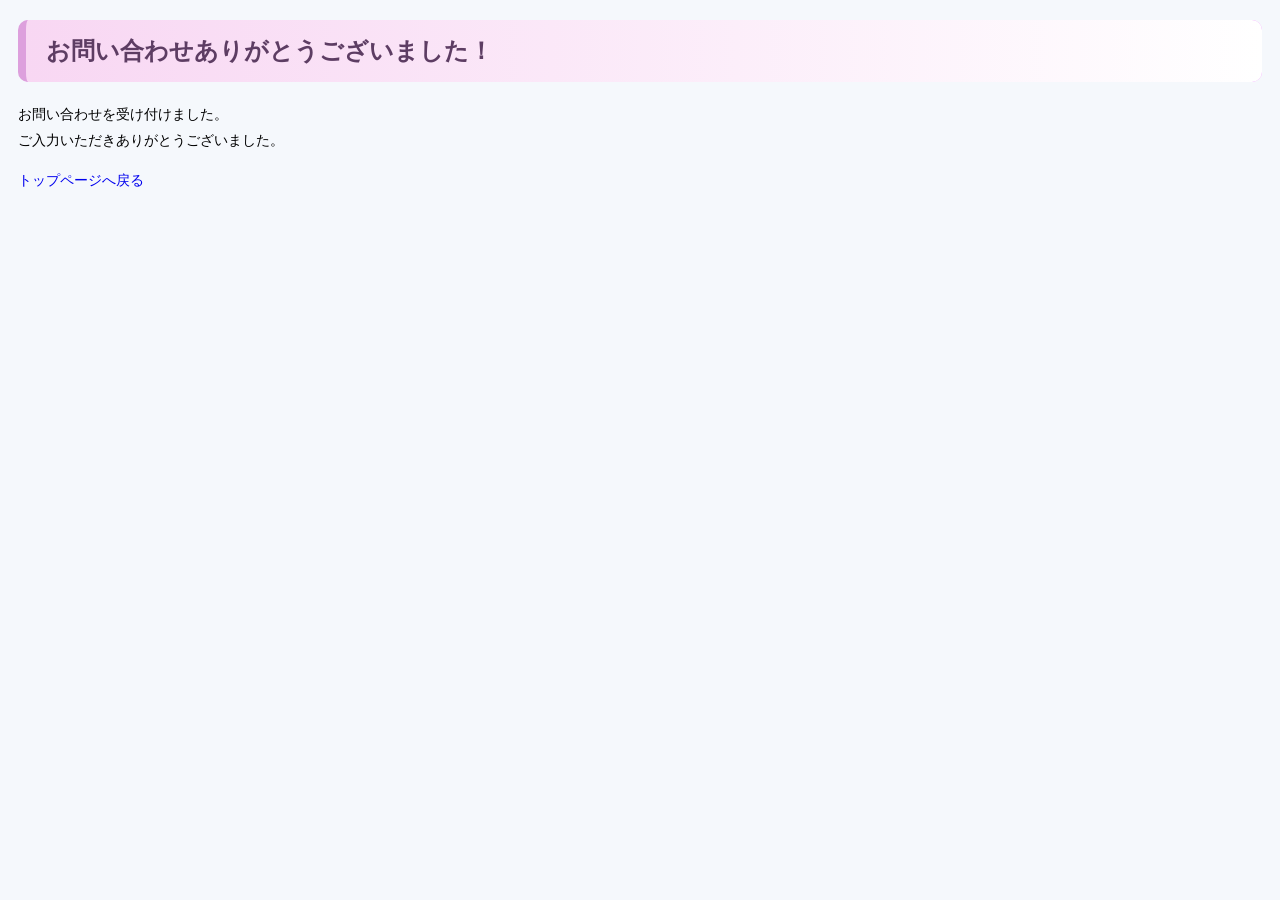
<file: thanks.html>
<!DOCTYPE html>
<html lang="ja">
<head>
<meta charset="UTF-8">
<title>お問い合わせ完了</title>
<link rel="stylesheet" href="CSS/Mystyle.css">
</head>

<body>

<article class="page">

<h1 class="sub-h1">お問い合わせありがとうございました！</h1>

<p>
お問い合わせを受け付けました。<br>
ご入力いただきありがとうございました。
</p>

<p>
<a href="index.html">トップページへ戻る</a>
</p>

</article>

</body>
</html>
</file>
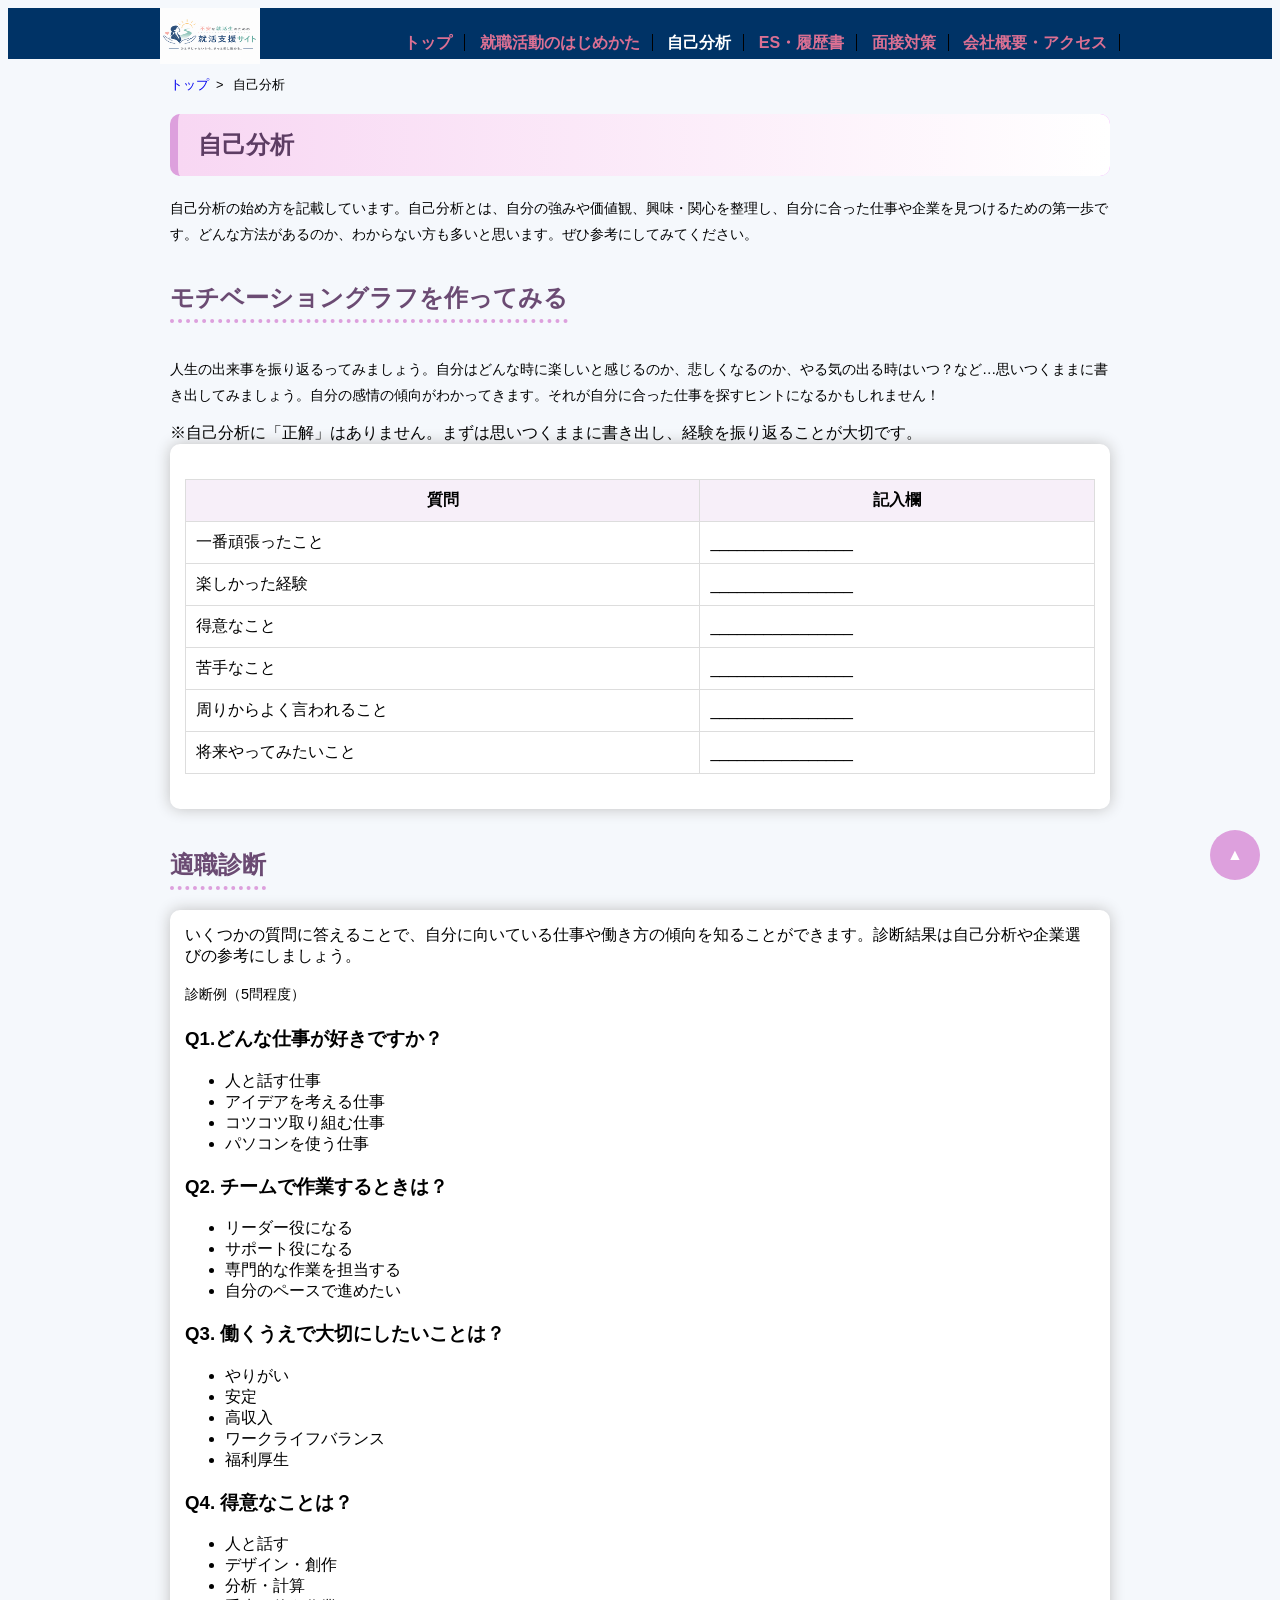
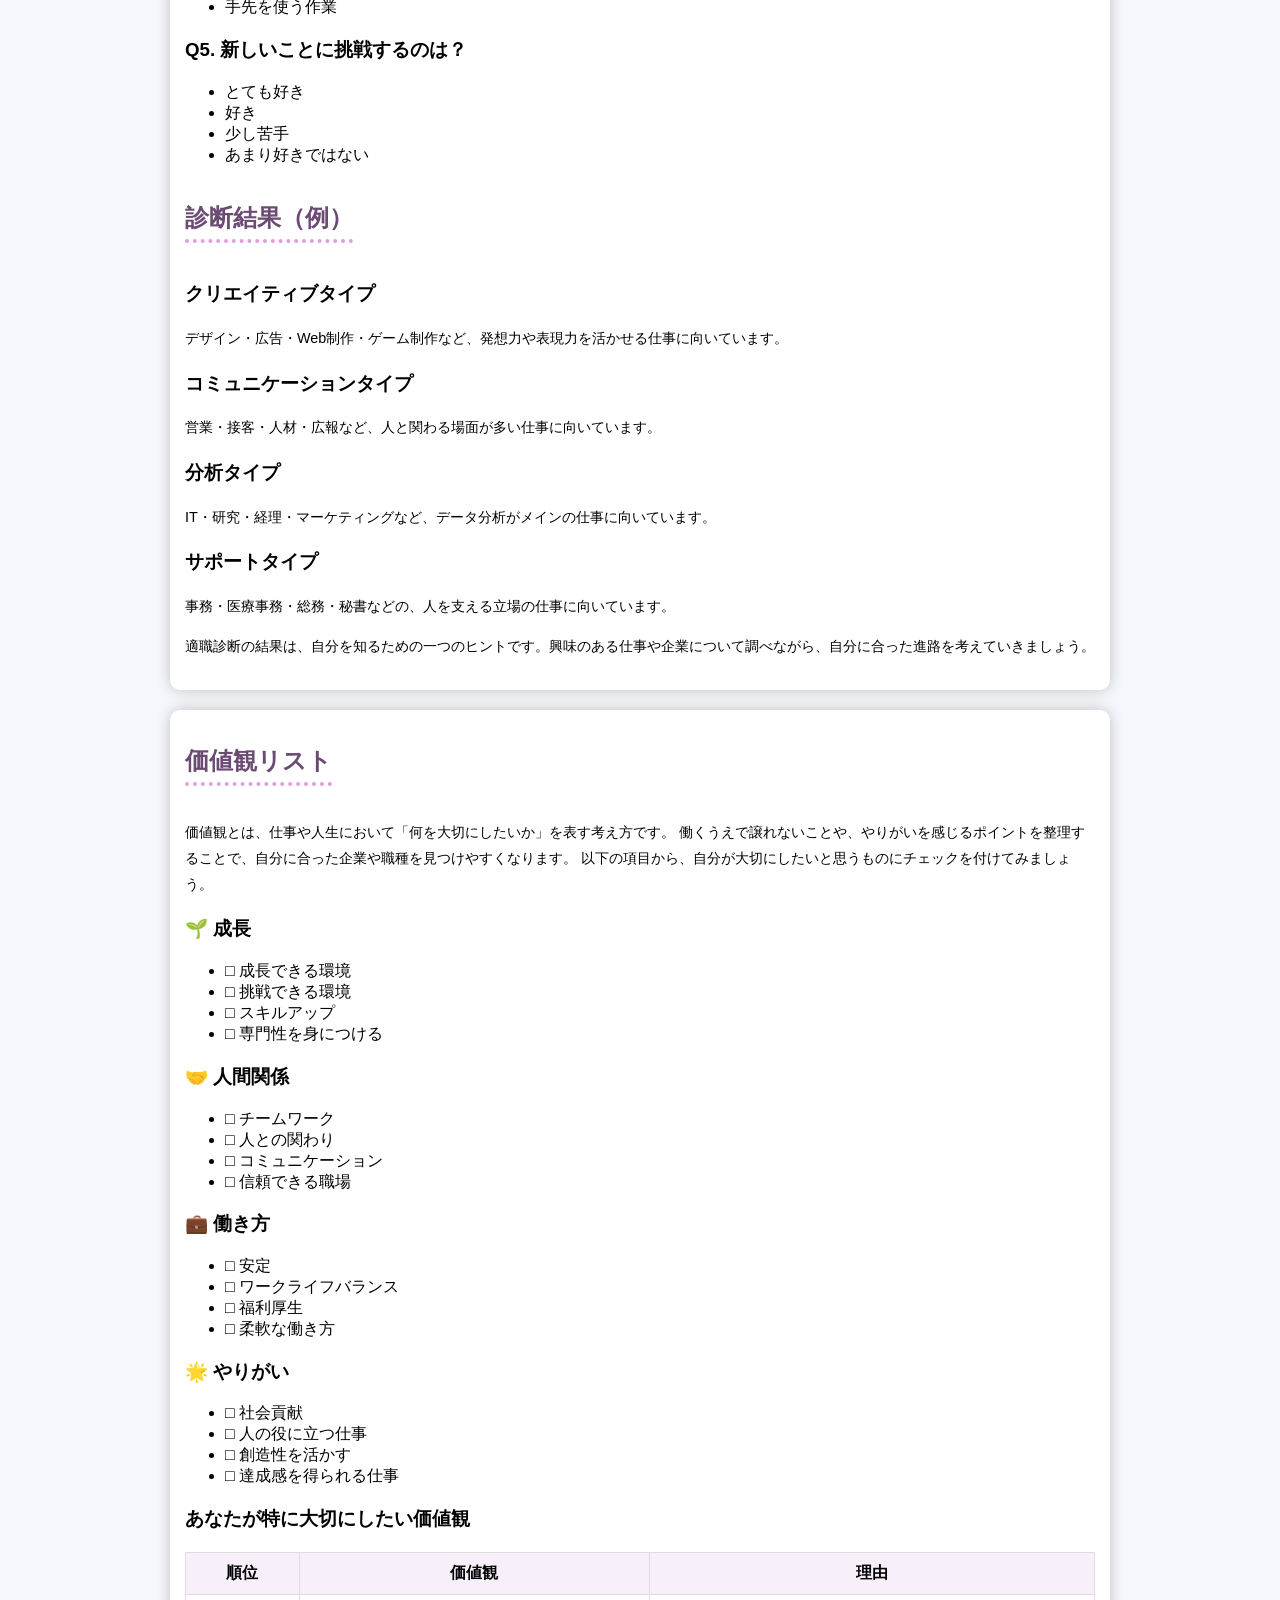
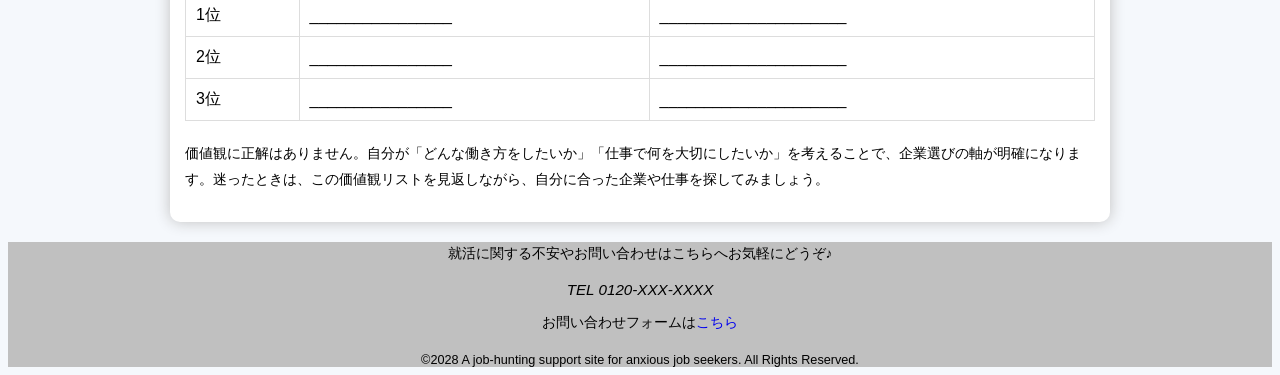
<file: zikobunnseki.html>
<!DOCTYPE html>
<html lang="ja">

<head>
    <meta charset="UTF-8">
    <title>自己分析：不安な就活生のための就活支援サイト</title>
    <link rel="stylesheet" href="css/mystyle.css">
    <meta name="description" content="ここでは自己分析の基本的な進め方について記載しています。自分は何がしたいのか、将来どんな風に働きたいかなど、自分のことを改めて考えてみましょう。">
    <meta name="viewport" content="width=device-width">
</head>

<body>
    <header>
        <div class="header-in">
            <a href="index.html" id="pagetop"><img src="image/MySiteロゴ.PNG" width="100" height="56"
                    alt="不安な就活生のための就活支援サイトのロゴ"></a>
            <nav>
                <ul>
                    <li><a href="index.html">トップ</a></li>
                    <li><a href="point.html">就職活動のはじめかた</a></li>
                    <li>自己分析</li>
                    <li><a href="ES.rirekisyo.html">ES・履歴書</a></li>
                    <li><a href="mensetutaisaku.html">面接対策</a></li>
                    <li><a href="company.html">会社概要・アクセス</a></li>

                </ul>
            </nav>
        </div>
    </header>
    <article class="page">
        <ol>
            <li><a href="index.html">トップ</a>&nbsp;&nbsp;&gt;</li>
            <li>自己分析</li>
        </ol>
        <h1 class="sub-h1">自己分析</h1>
        <p>自己分析の始め方を記載しています。自己分析とは、自分の強みや価値観、興味・関心を整理し、自分に合った仕事や企業を見つけるための第一歩です。どんな方法があるのか、わからない方も多いと思います。ぜひ参考にしてみてください。
        </p>
        <h2>モチベーショングラフを作ってみる</h2>
        <p>人生の出来事を振り返るってみましょう。自分はどんな時に楽しいと感じるのか、悲しくなるのか、やる気の出る時はいつ？など…思いつくままに書き出してみましょう。自分の感情の傾向がわかってきます。それが自分に合った仕事を探すヒントになるかもしれません！
        </p>
        ※自己分析に「正解」はありません。まずは思いつくままに書き出し、経験を振り返ることが大切です。
        <section>
            <table>
                <tr>
                    <th>質問</th>
                    <th>記入欄</th>
                </tr>

                <tr>
                    <td>一番頑張ったこと</td>
                    <td>________________</td>
                </tr>

                <tr>
                    <td>楽しかった経験</td>
                    <td>________________</td>
                </tr>

                <tr>
                    <td>得意なこと</td>
                    <td>________________</td>
                </tr>

                <tr>
                    <td>苦手なこと</td>
                    <td>________________</td>
                </tr>

                <tr>
                    <td>周りからよく言われること</td>
                    <td>________________</td>
                </tr>

                <tr>
                    <td>将来やってみたいこと</td>
                    <td>________________</td>
                </tr>
            </table>
        </section>
        <h2>適職診断</h2>
        <section>
            いくつかの質問に答えることで、自分に向いている仕事や働き方の傾向を知ることができます。診断結果は自己分析や企業選びの参考にしましょう。
            <p>診断例（5問程度）</p>
            <h3>Q1.どんな仕事が好きですか？</h3>
            <ul>
                <li>人と話す仕事</li>
                <li>アイデアを考える仕事</li>
                <li>コツコツ取り組む仕事</li>
                <li>パソコンを使う仕事</li>
            </ul>

            <h3>Q2. チームで作業するときは？</h3>
            <ul>
                <li>リーダー役になる</li>
                <li>サポート役になる</li>
                <li>専門的な作業を担当する</li>
                <li>自分のペースで進めたい</li>
            </ul>

            <h3>Q3. 働くうえで大切にしたいことは？</h3>
            <ul>
                <li>やりがい</li>
                <li>安定</li>
                <li>高収入</li>
                <li>ワークライフバランス</li>
                <li>福利厚生</li>
            </ul>
            <h3>Q4. 得意なことは？</h3>
            <ul>
                <li>人と話す</li>
                <li>デザイン・創作</li>
                <li>分析・計算</li>
                <li>手先を使う作業</li>
            </ul>
            <h3>Q5. 新しいことに挑戦するのは？</h3>
            <ul>
                <li>とても好き</li>
                <li>好き</li>
                <li>少し苦手</li>
                <li>あまり好きではない</li>
            </ul>

            <h2>診断結果（例）</h2>
            <div class="type">
                <h3>クリエイティブタイプ</h3>
                <p>デザイン・広告・Web制作・ゲーム制作など、発想力や表現力を活かせる仕事に向いています。</p>
                <h3>コミュニケーションタイプ</h3>
                <p>営業・接客・人材・広報など、人と関わる場面が多い仕事に向いています。</p>
                <h3>分析タイプ</h3>
                <p>IT・研究・経理・マーケティングなど、データ分析がメインの仕事に向いています。</p>
                <h3>サポートタイプ</h3>
                <p>事務・医療事務・総務・秘書などの、人を支える立場の仕事に向いています。</p>
            </div>
            <p>適職診断の結果は、自分を知るための一つのヒントです。興味のある仕事や企業について調べながら、自分に合った進路を考えていきましょう。</p>
        </section>
        <section>
            <h2>価値観リスト</h2>

            <p>
                価値観とは、仕事や人生において「何を大切にしたいか」を表す考え方です。
                働くうえで譲れないことや、やりがいを感じるポイントを整理することで、自分に合った企業や職種を見つけやすくなります。
                以下の項目から、自分が大切にしたいと思うものにチェックを付けてみましょう。
            </p>

            <div class="value-list">

                <h3>🌱 成長</h3>
                <ul>
                    <li>□ 成長できる環境</li>
                    <li>□ 挑戦できる環境</li>
                    <li>□ スキルアップ</li>
                    <li>□ 専門性を身につける</li>
                </ul>

                <h3>🤝 人間関係</h3>
                <ul>
                    <li>□ チームワーク</li>
                    <li>□ 人との関わり</li>
                    <li>□ コミュニケーション</li>
                    <li>□ 信頼できる職場</li>
                </ul>

                <h3>💼 働き方</h3>
                <ul>
                    <li>□ 安定</li>
                    <li>□ ワークライフバランス</li>
                    <li>□ 福利厚生</li>
                    <li>□ 柔軟な働き方</li>
                </ul>

                <h3>🌟 やりがい</h3>
                <ul>
                    <li>□ 社会貢献</li>
                    <li>□ 人の役に立つ仕事</li>
                    <li>□ 創造性を活かす</li>
                    <li>□ 達成感を得られる仕事</li>
                </ul>

            </div>

            <h3>あなたが特に大切にしたい価値観</h3>

            <table>
                <tr>
                    <th>順位</th>
                    <th>価値観</th>
                    <th>理由</th>
                </tr>

                <tr>
                    <td>1位</td>
                    <td>________________</td>
                    <td>_____________________</td>
                </tr>

                <tr>
                    <td>2位</td>
                    <td>________________</td>
                    <td>_____________________</td>
                </tr>

                <tr>
                    <td>3位</td>
                    <td>________________</td>
                    <td>_____________________</td>
                </tr>

            </table>

            <p>
                価値観に正解はありません。自分が「どんな働き方をしたいか」「仕事で何を大切にしたいか」を考えることで、企業選びの軸が明確になります。迷ったときは、この価値観リストを見返しながら、自分に合った企業や仕事を探してみましょう。
            </p>

        </section>
    </article>
    <footer>
        <p>就活に関する不安やお問い合わせはこちらへお気軽にどうぞ♪</p>
        <address>TEL 0120-XXX-XXXX</address>
        <p>お問い合わせフォームは<a href="company.html">こちら</a></p>
        <small>&copy;2028 A job-hunting support site for anxious job seekers. All Rights Reserved.</small>
    </footer>
    <a href="#" id="top-btn" style="background:plum;color:white;">▲</a>
</body>
</html>
</file>
<file: css/mystyle.css>
@charset "utf-8";
body{font-family: "メイリオ","Hiragino Sans",sans-serif;}

h1{background:linear-gradient(90deg,#f8d7f3,#ffffff);
    border-left:8px solid plum;
    padding:15px 20px;
    border-radius:10px;
    color:#5d3d63;}

h2{display:inline-block;
border-bottom:4px dotted plum;
padding-bottom:5px;
color:#6b4b73;}

footer{text-align: center;
background-color: #c0c0c0;}

.subhead{background-color:#2e8162 ;} 

.navy {color: #000080;}

.red{color: #ff0000;}

article h1{background-color: #ef88ff;}

body{background-color: #f5f8fc;}

header{background-color: #003366;color: #ffffff;}

article{position: relative;
clear: both;
max-width: 960px;
width: 100%;
margin: 0 auto;
padding: 0 15px;
box-sizing: border-box;}
.point-img{float:none;
width:320px;
height:auto;
border-radius:15px;
box-shadow:0 5px 15px rgba(0,0,0,.15);
flex-shrink:0;}

.sentou{clear: both;text-align: right;}

.main-image{width: 100%;
height: auto;
display: block;}

ol li{display: inline;
margin-right: 5px;
font-size: 80%;}

ol{padding-left: 0;}

.page{max-width:960px;
width:100%;
margin:0 auto;
padding:0 10px;
box-sizing:border-box;}

nav ul a{text-decoration: none;color: palevioletred;}

nav ul a:hover{color: blueviolet;}

/*959以下の場合*/
@media(max-width:959px){header img{float:none;}}

@media (max-width:600px){

nav ul{display:flex;
    flex-wrap:wrap;
    justify-content:center;
    padding:10px 0;}

nav li{padding:5px;
    border-right:none;}}

article{width: auto;}
article img{max-width: 100%;
height: auto;}

.header-in{width: auto;}

/*600px以下の場合*/
@media(max-width:600px)
{nav li{font-size:75%;
padding-left: 2px;
padding-right: 2px;}}

footer{font-size: 95%;}

.catch{top: 5px;left: 10px;}

.point-img{float: none;}

ul time{border-radius: 10px;
background-color: #999999;
color: #ffffff;
font-size: 90%;
padding-left: 5px;
padding-right: 5px;
margin-right: 5px;}

header img{float: left;}
.header-in{max-width: 960px;
width: 100%;
margin-left:auto;
margin-right: auto;}

.catch{position: absolute;
top: 130px;
left: 170px;
color: #ffffff;
text-shadow: 0px 5px 10px #000000;
background-color: rgba(0, 0, 0, 0.2)}

p{font-size: 90%;
line-height: 1.8;}

ul time{border-radius: 10px;
background-color: #ef88ff;
color: #ffffff;
font-size: 90%;
padding-left: 5px;
padding-right: 5px;
margin-right: 5px;}

nav ul{font-weight: bold;
text-align: right;
padding-top: 25px;
padding-bottom: 5px;
margin: 0;}

nav li{display: inline;
padding-left: 10px;
padding-right: 12px;
border-right: 1px solid #000000;}

#top-btn {position: fixed;
    bottom: 20px;
    right: 20px;
    width: 50px;
    height: 50px;
    border-radius: 50%;
    background: plum;
    color: white;
    display: flex;
    justify-content: center;
    align-items: center;
    text-decoration: none;
    z-index: 9999;}

#top-btn:hover {opacity: 0.8;}

#top-btn{transition: 0.3s;}

#top-btn:hover{opacity: 0.8;
    transform: scale(1.1);}

section{background-color: #ffffff;
    padding: 15px;
    margin-bottom: 20px;
    border-radius: 10px;
    box-shadow: 0 0 15px #c0c0c0;}

.company-nav ul{display:flex;
    justify-content:center;
    gap:30px;
    list-style:none;
    margin:30px 0;
    padding:0;}

.company-nav a{background:#f5e6f8;
    color:#7a4c8c;
    padding:12px 25px;
    border-radius:30px;
    text-decoration:none;
    transition:.3s;}

.company-nav a:hover{background:plum;
    color:#fff;}

.company-img{width:100%;
    max-width:700px;
    display:block;
    margin:25px auto;
    border-radius:15px;
    box-shadow:0 5px 15px rgba(0,0,0,.15);}

.company-table{width:100%;
    border-collapse:collapse;
    margin:30px 0;}

.company-table th{width:25%;
    background:#f7eff9;
    padding:15px;}

.company-table td{padding:15px;}

.company-table th,
.company-table td{border:1px solid #ddd;}

.point-box{display:flex;
    align-items:flex-start;
    gap:40px;
    margin:50px 0;}

.point-img{width:320px;
    height:auto;
    border-radius:15px;
    box-shadow:0 5px 15px rgba(0,0,0,.15);
    flex-shrink:0;}

.point-text{flex:1;}

.point-text p{ line-height:2;}

section{animation: fadeIn 1s;}

@keyframes fadeIn{

    from{opacity:0;
transform:translateY(20px);}

    to{opacity:1;
transform:translateY(0);}}

.card{transition:.3s;}

.card:hover{transform:translateY(-8px);

box-shadow:0 10px 25px rgba(0,0,0,.2);}

details{margin:15px 0;
border:1px solid #e5d8e8;
border-radius:10px;
background:#fff;
overflow:hidden;}

summary{padding:15px;
background:#f9effb;
cursor:pointer;
font-weight:bold;
color:#6b4b73;
list-style:none;}

summary::-webkit-details-marker{display:none;}

summary::after{content:"＋";
    float:right;
    font-size:20px;}

details[open] summary::after{content:"－";}

details p{padding:15px;
    line-height:1.8;}

    form{width:80%;

    max-width:700px;

    margin:40px auto;}

form label{display:block;

    margin-top:20px;

    font-weight:bold;

    color:#6b4b73;}

form input,
form select,
form textarea{width:100%;

    padding:12px;

    margin-top:8px;

    border:1px solid #ccc;

    border-radius:10px;

    box-sizing:border-box;

    font-size:16px;}

form textarea{resize:vertical;}

input[type="submit"]{background:plum;

    color:white;

    border:none;

    padding:15px;

    margin-top:30px;

    cursor:pointer;

    transition:.3s;}

input[type="submit"]:hover{background:#c86cc8;}

a:link{text-decoration:none;}

a:visited{text-decoration:none;}

a:active{opacity:0.9;}
@media print{#top-btn{display:none;}

nav{display:none;}}

@media (max-width:600px){

.point-box{flex-direction:column;
align-items:center;}

.point-img{width:100%;
max-width:350px;}}

/* スマホ表示 */
@media (max-width:600px){.header-in{display: flex;
flex-direction: column;
align-items: center;}

header img{width: 100px;   /* 今のロゴサイズを維持 */
height: auto;
float: none;
margin: 10px auto;
display: block;}

nav ul{display: flex;
flex-wrap: wrap;
justify-content: center;
padding: 0;
margin: 10px 0;}

nav li{padding: 5px 8px;
border-right: none;
font-size: 85%;}}

/* スマホ表示 */
@media (max-width:600px){.point-box{display: flex;
flex-direction: column;
align-items: center;
gap: 15px;}

.point-img{width: 100%;
max-width: 320px;
height: auto;}

.point-text{width: 100%;}}

@media (max-width:600px){article{padding: 0 15px;
box-sizing: border-box;}}

table{width:100%;
border-collapse:collapse;
margin:20px 0;}

th,td{border:1px solid #ddd;
padding:10px;}

th{background:#f7eff9;}
</file>
<file: CSS/Mystyle.css>
@charset "utf-8";
body{font-family: "メイリオ","Hiragino Sans",sans-serif;}

h1{background:linear-gradient(90deg,#f8d7f3,#ffffff);
    border-left:8px solid plum;
    padding:15px 20px;
    border-radius:10px;
    color:#5d3d63;}

h2{display:inline-block;
    border-bottom:4px dotted plum;
    padding-bottom:5px;
    color:#6b4b73;}

footer{text-align: center;
    background-color: #c0c0c0;}

.subhead{background-color:#2e8162 ;} 

.navy {color: #000080;}

.red{color: #ff0000;}

article h1{background-color: #ef88ff;}

body{background-color: #f5f8fc;}

header{background-color: #003366;color: #ffffff;}

article{position: relative;
clear: both;
width: 960px;
margin-left: auto;
margin-right: auto;}

.point-img{box-shadow: 0px 0px 10px 3px #aaaaaa;
border-radius: 10px;
float: right;
margin-left: 20px;
margin-bottom: 10px;}

.sentou{clear: both;text-align: right;}

ol li{display: inline;
margin-right: 5px;
font-size: 80%;}

ol{padding-left: 0;}

.page{padding-left: 10px;
padding-right: 10px;}

nav ul a{text-decoration: none;color: palevioletred;}

nav ul a:hover{color: blueviolet;}

/*959以下の場合*/
@media(max-width:959px){header img{float:none;}
nav ul{text-align: left;
padding: 0;
margin-left: 10px;}}

article{width: auto;}
article img{max-width: 100%;
height: auto;}

.header-in{width: auto;}

/*600px以下の場合*/
@media(max-width:600px)
{nav li{font-size:75%;
padding-left: 2px;
padding-right: 2px;}}

footer{font-size: 95%;}

.catch{top: 5px;left: 10px;}

.point-img{float: none;}

ul time{border-radius: 10px;
background-color: #999999;
color: #ffffff;
font-size: 90%;
padding-left: 5px;
padding-right: 5px;
margin-right: 5px;}

header img{float: left;}
.header-in{max-width: 960px;
width: 100%;
margin-left:auto;
margin-right: auto;}

.catch{position: absolute;
top: 130px;
left: 170px;
color: #ffffff;
text-shadow: 0px 5px 10px #000000;
background-color: rgba(0, 0, 0, 0.2)}

p{font-size: 90%;
line-height: 1.8;}

ul time{border-radius: 10px;
background-color: #ef88ff;
color: #ffffff;
font-size: 90%;
padding-left: 5px;
padding-right: 5px;
margin-right: 5px;}

nav ul{font-weight: bold;
text-align: right;
padding-top: 25px;
padding-bottom: 5px;
margin: 0;}

nav li{display: inline;
padding-left: 10px;
padding-right: 12px;
border-right: 1px solid #000000;}

#top-btn {position: fixed;
    bottom: 20px;
    right: 20px;
    width: 50px;
    height: 50px;
    border-radius: 50%;
    background: plum;
    color: white;
    display: flex;
    justify-content: center;
    align-items: center;
    text-decoration: none;
    z-index: 9999;}

#top-btn:hover {opacity: 0.8;}

#top-btn{transition: 0.3s;}

#top-btn:hover{opacity: 0.8;
    transform: scale(1.1);}

section{background-color: #ffffff;
    padding: 15px;
    margin-bottom: 20px;
    border-radius: 10px;
    box-shadow: 0 0 15px #c0c0c0;}

.company-nav ul{display:flex;
    justify-content:center;
    gap:30px;
    list-style:none;
    margin:30px 0;
    padding:0;}

.company-nav a{background:#f5e6f8;
    color:#7a4c8c;
    padding:12px 25px;
    border-radius:30px;
    text-decoration:none;
    transition:.3s;}

.company-nav a:hover{background:plum;
    color:#fff;}

.company-img{width:100%;
    max-width:700px;
    display:block;
    margin:25px auto;
    border-radius:15px;
    box-shadow:0 5px 15px rgba(0,0,0,.15);}

.company-table{width:100%;
    border-collapse:collapse;
    margin:30px 0;}

.company-table th{width:25%;
    background:#f7eff9;
    padding:15px;}

.company-table td{padding:15px;}

.company-table th,
.company-table td{border:1px solid #ddd;}

.point-box{display:flex;
    align-items:flex-start;
    gap:40px;
    margin:50px 0;}

.point-img{width:320px;
    height:auto;
    border-radius:15px;
    box-shadow:0 5px 15px rgba(0,0,0,.15);
    flex-shrink:0;}

.point-text{flex:1;}

.point-text p{ line-height:2;}

section{animation: fadeIn 1s;}

@keyframes fadeIn{

    from{opacity:0;
transform:translateY(20px);}

    to{opacity:1;
transform:translateY(0);}}

.card{transition:.3s;}

.card:hover{transform:translateY(-8px);

box-shadow:0 10px 25px rgba(0,0,0,.2);}

details{
    margin:15px 0;
    border:1px solid #e5d8e8;
    border-radius:10px;
    background:#fff;
    overflow:hidden;
}

summary{
    padding:15px;
    background:#f9effb;
    cursor:pointer;
    font-weight:bold;
    color:#6b4b73;
    list-style:none;
}

summary::-webkit-details-marker{display:none;}

summary::after{content:"＋";
    float:right;
    font-size:20px;}

details[open] summary::after{content:"－";}

details p{padding:15px;
    line-height:1.8;}

    form{width:80%;

    max-width:700px;

    margin:40px auto;}

form label{display:block;

    margin-top:20px;

    font-weight:bold;

    color:#6b4b73;}

form input,
form select,
form textarea{width:100%;

    padding:12px;

    margin-top:8px;

    border:1px solid #ccc;

    border-radius:10px;

    box-sizing:border-box;

    font-size:16px;}

form textarea{resize:vertical;}

input[type="submit"]{background:plum;

    color:white;

    border:none;

    padding:15px;

    margin-top:30px;

    cursor:pointer;

    transition:.3s;}

input[type="submit"]:hover{background:#c86cc8;}

a:link{text-decoration:none;}

a:visited{text-decoration:none;}

a:active{opacity:0.9;}
@media print{#top-btn{display:none;}

    nav{display:none;}}
</file>
